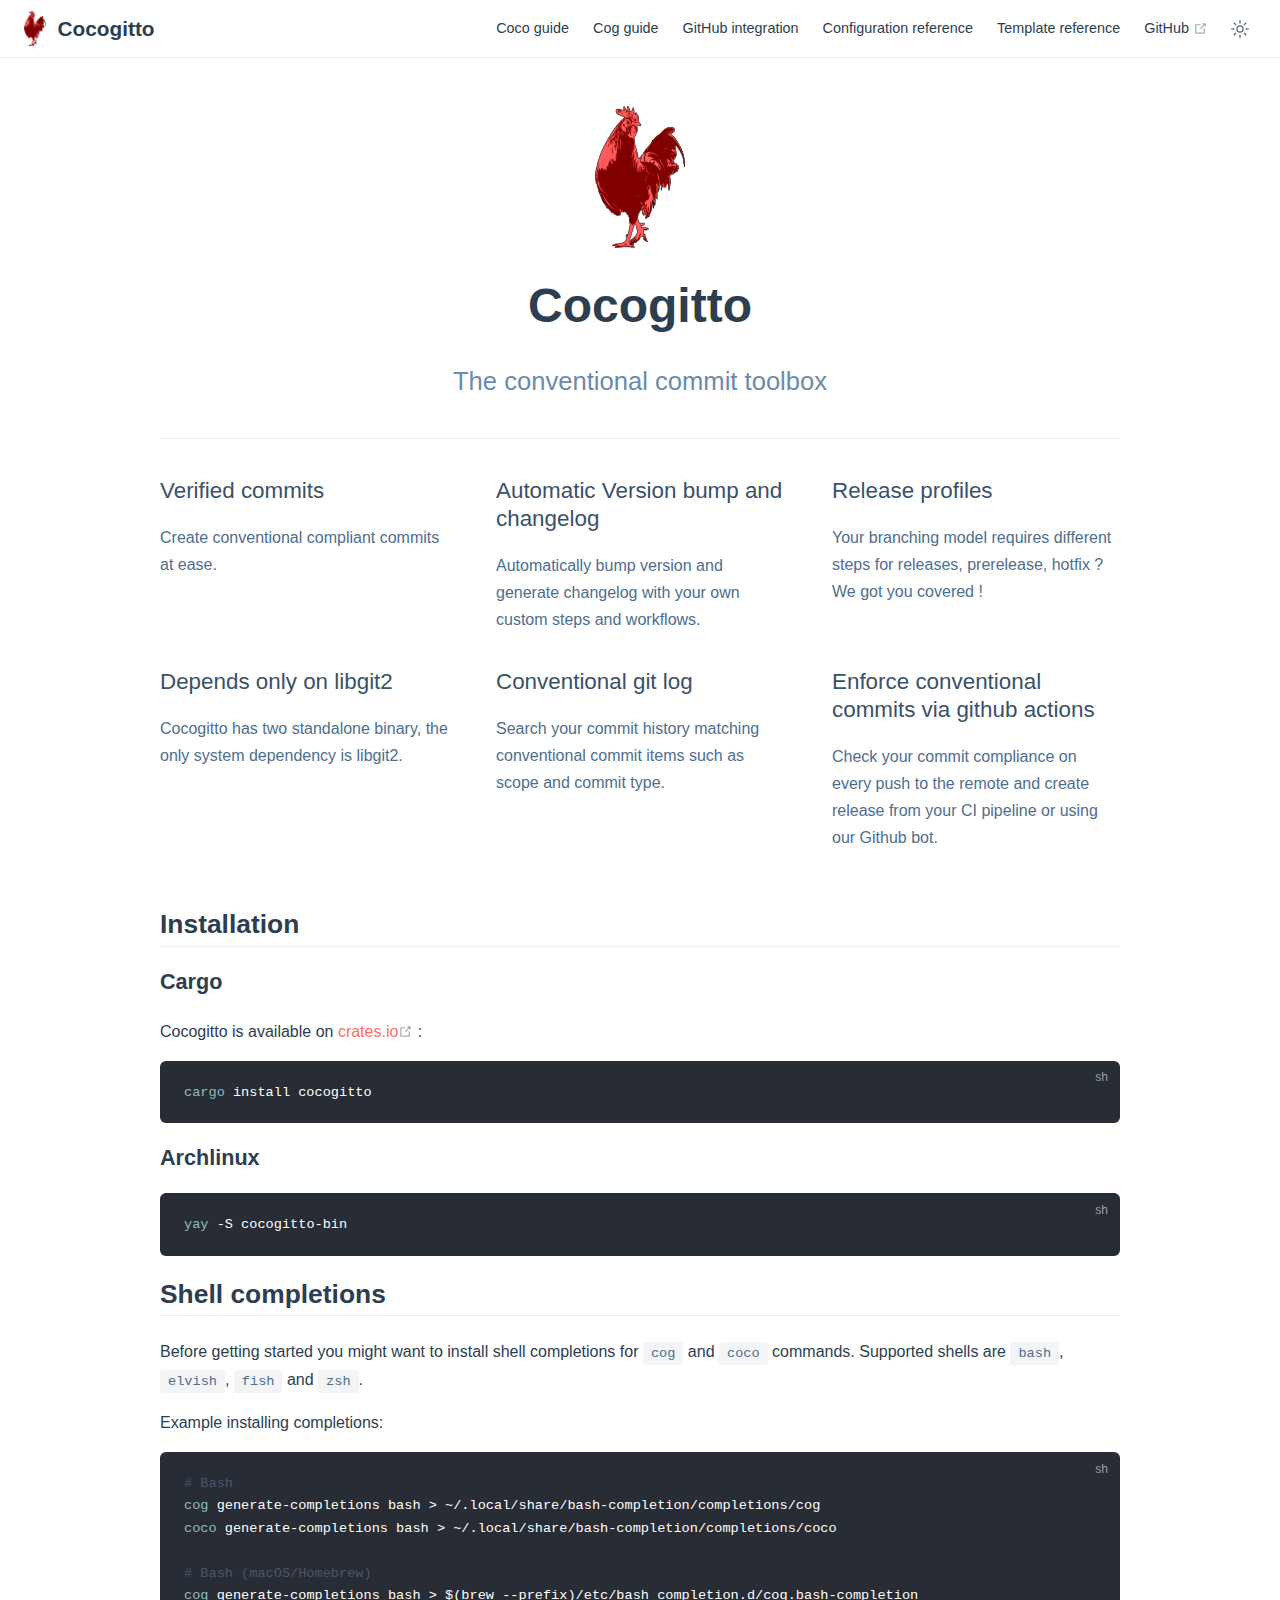
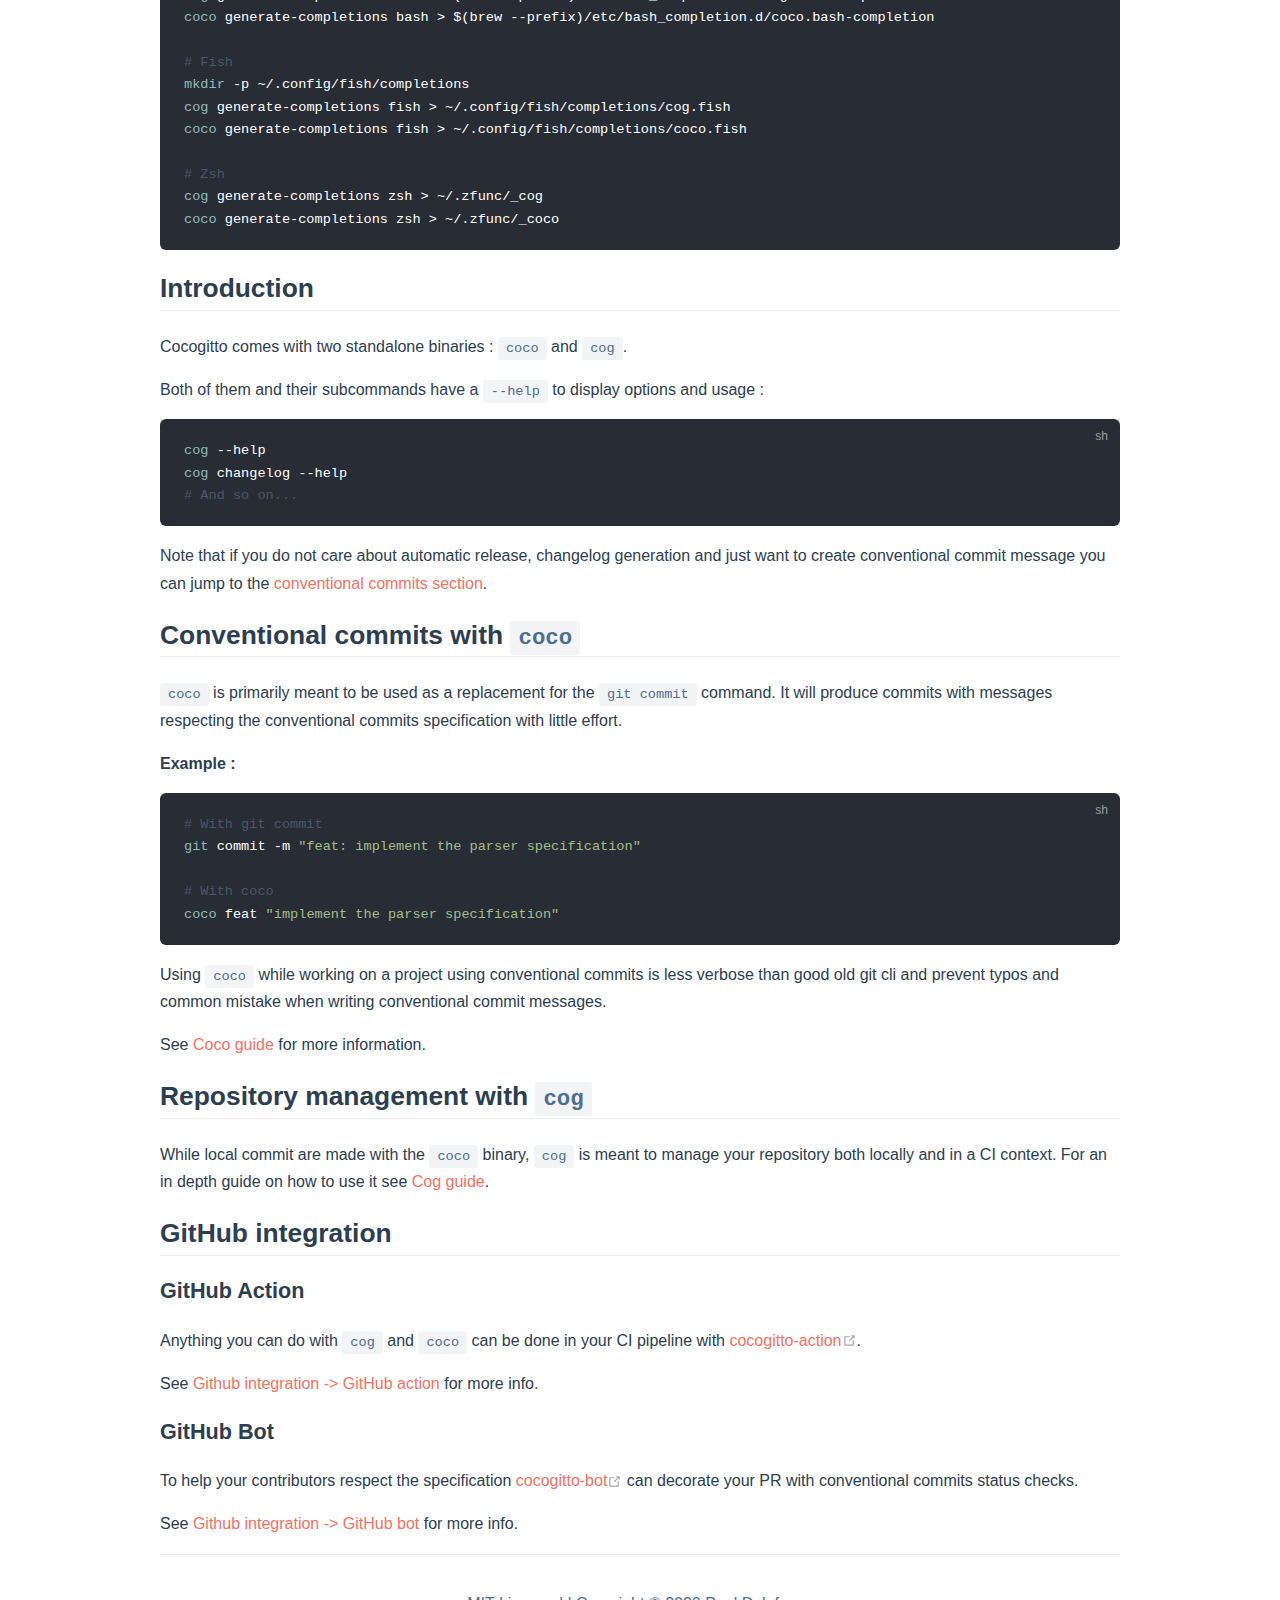
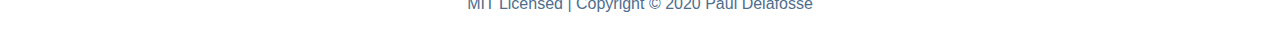
<file: index.html>
<!DOCTYPE html>
<html lang="en-US">
  <head>
    <meta charset="utf-8">
    <meta name="viewport" content="width=device-width,initial-scale=1">
    <meta name="generator" content="VuePress 2.0.0-beta.27">
    <meta name="theme-color" content="#f86b6a"><meta name="apple-mobile-web-app-capable" content="yes"><meta name="apple-mobile-web-app-status-bar-style" content="black"><meta property="og:title" content="Cocogitto"><meta property="og:image" content="https://docs.cocogitto.io/logo.png"><meta property="twitter:card" content="https://docs.cocogitto.io/logo.png"><meta property="og:description" content="The conventional commits toolbox"><meta property="og:width" content="100"><title>Cocogitto</title><meta name="description" content="">
    <link rel="preload" href="/assets/js/runtime~app.c4a68c03.js" as="script"><link rel="preload" href="/assets/css/styles.32e88525.css" as="style"><link rel="preload" href="/assets/js/812.4168a30e.js" as="script"><link rel="preload" href="/assets/js/app.94d14222.js" as="script">
    <link rel="stylesheet" href="/assets/css/styles.32e88525.css">
  </head>
  <body>
    <div id="app"><!--[--><div class="theme-container no-sidebar"><!--[--><header class="navbar"><div class="toggle-sidebar-button" title="toggle sidebar" aria-expanded="false" role="button" tabindex="0"><div class="icon" aria-hidden="true"><span></span><span></span><span></span></div></div><span><a aria-current="page" href="/" class="router-link-active router-link-exact-active"><!----><span class="site-name can-hide">Cocogitto</span></a></span><div class="navbar-links-wrapper" style=""><!--[--><!--]--><nav class="navbar-links can-hide"><!--[--><div class="navbar-links-item"><a href="/coco_guide/" class="nav-link" aria-label="Coco guide"><!--[--><!--]--> Coco guide <!--[--><!--]--></a></div><div class="navbar-links-item"><a href="/cog_guide/" class="nav-link" aria-label="Cog guide"><!--[--><!--]--> Cog guide <!--[--><!--]--></a></div><div class="navbar-links-item"><a href="/ci_cd/" class="nav-link" aria-label="GitHub integration"><!--[--><!--]--> GitHub integration <!--[--><!--]--></a></div><div class="navbar-links-item"><a href="/config/" class="nav-link" aria-label="Configuration reference"><!--[--><!--]--> Configuration reference <!--[--><!--]--></a></div><div class="navbar-links-item"><a href="/template/" class="nav-link" aria-label="Template reference"><!--[--><!--]--> Template reference <!--[--><!--]--></a></div><div class="navbar-links-item"><a class="nav-link external" href="https://github.com/cocogitto/cocogitto" rel="noopener noreferrer" target="_blank" aria-label="GitHub"><!--[--><!--]--> GitHub <span><svg class="icon outbound" xmlns="http://www.w3.org/2000/svg" aria-hidden="true" focusable="false" x="0px" y="0px" viewbox="0 0 100 100" width="15" height="15"><path fill="currentColor" d="M18.8,85.1h56l0,0c2.2,0,4-1.8,4-4v-32h-8v28h-48v-48h28v-8h-32l0,0c-2.2,0-4,1.8-4,4v56C14.8,83.3,16.6,85.1,18.8,85.1z"></path><polygon fill="currentColor" points="45.7,48.7 51.3,54.3 77.2,28.5 77.2,37.2 85.2,37.2 85.2,14.9 62.8,14.9 62.8,22.9 71.5,22.9"></polygon></svg><!--[--><span class="sr-only">open in new window</span><!--]--></span><!--[--><!--]--></a></div><!--]--></nav><!--[--><!--]--><button class="toggle-dark-button" title="toggle dark mode"><svg style="" class="icon" focusable="false" viewBox="0 0 32 32"><path d="M16 12.005a4 4 0 1 1-4 4a4.005 4.005 0 0 1 4-4m0-2a6 6 0 1 0 6 6a6 6 0 0 0-6-6z" fill="currentColor"></path><path d="M5.394 6.813l1.414-1.415l3.506 3.506L8.9 10.318z" fill="currentColor"></path><path d="M2 15.005h5v2H2z" fill="currentColor"></path><path d="M5.394 25.197L8.9 21.691l1.414 1.415l-3.506 3.505z" fill="currentColor"></path><path d="M15 25.005h2v5h-2z" fill="currentColor"></path><path d="M21.687 23.106l1.414-1.415l3.506 3.506l-1.414 1.414z" fill="currentColor"></path><path d="M25 15.005h5v2h-5z" fill="currentColor"></path><path d="M21.687 8.904l3.506-3.506l1.414 1.415l-3.506 3.505z" fill="currentColor"></path><path d="M15 2.005h2v5h-2z" fill="currentColor"></path></svg><svg style="display:none;" class="icon" focusable="false" viewBox="0 0 32 32"><path d="M13.502 5.414a15.075 15.075 0 0 0 11.594 18.194a11.113 11.113 0 0 1-7.975 3.39c-.138 0-.278.005-.418 0a11.094 11.094 0 0 1-3.2-21.584M14.98 3a1.002 1.002 0 0 0-.175.016a13.096 13.096 0 0 0 1.825 25.981c.164.006.328 0 .49 0a13.072 13.072 0 0 0 10.703-5.555a1.01 1.01 0 0 0-.783-1.565A13.08 13.08 0 0 1 15.89 4.38A1.015 1.015 0 0 0 14.98 3z" fill="currentColor"></path></svg></button><!----></div></header><!--]--><div class="sidebar-mask"></div><!--[--><aside class="sidebar"><nav class="navbar-links"><!--[--><div class="navbar-links-item"><a href="/coco_guide/" class="nav-link" aria-label="Coco guide"><!--[--><!--]--> Coco guide <!--[--><!--]--></a></div><div class="navbar-links-item"><a href="/cog_guide/" class="nav-link" aria-label="Cog guide"><!--[--><!--]--> Cog guide <!--[--><!--]--></a></div><div class="navbar-links-item"><a href="/ci_cd/" class="nav-link" aria-label="GitHub integration"><!--[--><!--]--> GitHub integration <!--[--><!--]--></a></div><div class="navbar-links-item"><a href="/config/" class="nav-link" aria-label="Configuration reference"><!--[--><!--]--> Configuration reference <!--[--><!--]--></a></div><div class="navbar-links-item"><a href="/template/" class="nav-link" aria-label="Template reference"><!--[--><!--]--> Template reference <!--[--><!--]--></a></div><div class="navbar-links-item"><a class="nav-link external" href="https://github.com/cocogitto/cocogitto" rel="noopener noreferrer" target="_blank" aria-label="GitHub"><!--[--><!--]--> GitHub <span><svg class="icon outbound" xmlns="http://www.w3.org/2000/svg" aria-hidden="true" focusable="false" x="0px" y="0px" viewbox="0 0 100 100" width="15" height="15"><path fill="currentColor" d="M18.8,85.1h56l0,0c2.2,0,4-1.8,4-4v-32h-8v28h-48v-48h28v-8h-32l0,0c-2.2,0-4,1.8-4,4v56C14.8,83.3,16.6,85.1,18.8,85.1z"></path><polygon fill="currentColor" points="45.7,48.7 51.3,54.3 77.2,28.5 77.2,37.2 85.2,37.2 85.2,14.9 62.8,14.9 62.8,22.9 71.5,22.9"></polygon></svg><!--[--><span class="sr-only">open in new window</span><!--]--></span><!--[--><!--]--></a></div><!--]--></nav><!--[--><!--]--><ul class="sidebar-links"><!--[--><!--]--></ul><!--[--><!--]--></aside><!--]--><!--[--><main class="home" aria-labelledby="main-title"><header class="hero"><img src="/logo.png" alt="Cocogitto"><h1 id="main-title">Cocogitto</h1><p class="description">The conventional commit toolbox</p><!----></header><div class="features"><!--[--><div class="feature"><h2>Verified commits️</h2><p>Create conventional compliant commits at ease.</p></div><div class="feature"><h2>Automatic Version bump and changelog</h2><p>Automatically bump version and generate changelog with your own custom steps and workflows.</p></div><div class="feature"><h2>Release profiles</h2><p>Your branching model requires different steps for releases, prerelease, hotfix ? We got you covered !</p></div><div class="feature"><h2>Depends only on libgit2</h2><p>Cocogitto has two standalone binary, the only system dependency is libgit2.</p></div><div class="feature"><h2>Conventional git log</h2><p>Search your commit history matching conventional commit items such as scope and commit type.</p></div><div class="feature"><h2>Enforce conventional commits via github actions</h2><p>Check your commit compliance on every push to the remote and create release from your CI pipeline or using our Github bot.</p></div><!--]--></div><div class="theme-default-content custom"><!--[--><h2 id="installation" tabindex="-1"><a class="header-anchor" href="#installation" aria-hidden="true">#</a> Installation</h2><h3 id="cargo" tabindex="-1"><a class="header-anchor" href="#cargo" aria-hidden="true">#</a> Cargo</h3><p>Cocogitto is available on <a href="https://crates.io/crates/cocogitto" target="_blank" rel="noopener noreferrer">crates.io<span><svg class="icon outbound" xmlns="http://www.w3.org/2000/svg" aria-hidden="true" focusable="false" x="0px" y="0px" viewbox="0 0 100 100" width="15" height="15"><path fill="currentColor" d="M18.8,85.1h56l0,0c2.2,0,4-1.8,4-4v-32h-8v28h-48v-48h28v-8h-32l0,0c-2.2,0-4,1.8-4,4v56C14.8,83.3,16.6,85.1,18.8,85.1z"></path><polygon fill="currentColor" points="45.7,48.7 51.3,54.3 77.2,28.5 77.2,37.2 85.2,37.2 85.2,14.9 62.8,14.9 62.8,22.9 71.5,22.9"></polygon></svg><!--[--><span class="sr-only">open in new window</span><!--]--></span></a> :</p><div class="language-bash ext-sh"><pre class="language-bash"><code><span class="hljs-built_in">cargo</span> install cocogitto
</code></pre></div><h3 id="archlinux" tabindex="-1"><a class="header-anchor" href="#archlinux" aria-hidden="true">#</a> Archlinux</h3><div class="language-bash ext-sh"><pre class="language-bash"><code><span class="hljs-built_in">yay</span> -S cocogitto-bin
</code></pre></div><h2 id="shell-completions" tabindex="-1"><a class="header-anchor" href="#shell-completions" aria-hidden="true">#</a> Shell completions</h2><p>Before getting started you might want to install shell completions for <code>cog</code> and <code>coco</code> commands. Supported shells are <code>bash</code>, <code>elvish</code>, <code>fish</code> and <code>zsh</code>.</p><p>Example installing completions:</p><div class="language-bash ext-sh"><pre class="language-bash"><code><span class="hljs-comment"># Bash</span>
<span class="hljs-built_in">cog</span> generate-completions bash &gt; ~/.local/share/bash-completion/completions/cog
<span class="hljs-built_in">coco</span> generate-completions bash &gt; ~/.local/share/bash-completion/completions/coco

<span class="hljs-comment"># Bash (macOS/Homebrew)</span>
<span class="hljs-built_in">cog</span> generate-completions bash &gt; $(brew --prefix)/etc/bash_completion.d/cog.bash-completion
<span class="hljs-built_in">coco</span> generate-completions bash &gt; $(brew --prefix)/etc/bash_completion.d/coco.bash-completion

<span class="hljs-comment"># Fish</span>
<span class="hljs-built_in">mkdir</span> -p ~/.config/fish/completions
<span class="hljs-built_in">cog</span> generate-completions fish &gt; ~/.config/fish/completions/cog.fish
<span class="hljs-built_in">coco</span> generate-completions fish &gt; ~/.config/fish/completions/coco.fish

<span class="hljs-comment"># Zsh</span>
<span class="hljs-built_in">cog</span> generate-completions zsh &gt; ~/.zfunc/_cog
<span class="hljs-built_in">coco</span> generate-completions zsh &gt; ~/.zfunc/_coco
</code></pre></div><h2 id="introduction" tabindex="-1"><a class="header-anchor" href="#introduction" aria-hidden="true">#</a> Introduction</h2><p>Cocogitto comes with two standalone binaries : <code>coco</code> and <code>cog</code>.</p><p>Both of them and their subcommands have a <code>--help</code> to display options and usage :</p><div class="language-bash ext-sh"><pre class="language-bash"><code><span class="hljs-built_in">cog</span> --help
<span class="hljs-built_in">cog</span> changelog --help
<span class="hljs-comment"># And so on...</span>
</code></pre></div><p>Note that if you do not care about automatic release, changelog generation and just want to create conventional commit message you can jump to the <a href="./coco_guide">conventional commits section</a>.</p><h2 id="conventional-commits-with-coco" tabindex="-1"><a class="header-anchor" href="#conventional-commits-with-coco" aria-hidden="true">#</a> Conventional commits with <code>coco</code></h2><p><code>coco</code> is primarily meant to be used as a replacement for the <code>git commit</code> command. It will produce commits with messages respecting the conventional commits specification with little effort.</p><p><strong>Example :</strong></p><div class="language-bash ext-sh"><pre class="language-bash"><code><span class="hljs-comment"># With git commit</span>
<span class="hljs-built_in">git</span> commit -m <span class="hljs-string">&quot;feat: implement the parser specification&quot;</span>

<span class="hljs-comment"># With coco</span>
<span class="hljs-built_in">coco</span> feat <span class="hljs-string">&quot;implement the parser specification&quot;</span>
</code></pre></div><p>Using <code>coco</code> while working on a project using conventional commits is less verbose than good old git cli and prevent typos and common mistake when writing conventional commit messages.</p><p>See <a href="./coco_guide">Coco guide</a> for more information.</p><h2 id="repository-management-with-cog" tabindex="-1"><a class="header-anchor" href="#repository-management-with-cog" aria-hidden="true">#</a> Repository management with <code>cog</code></h2><p>While local commit are made with the <code>coco</code> binary, <code>cog</code> is meant to manage your repository both locally and in a CI context. For an in depth guide on how to use it see <a href="./cog_guide">Cog guide</a>.</p><h2 id="github-integration" tabindex="-1"><a class="header-anchor" href="#github-integration" aria-hidden="true">#</a> GitHub integration</h2><h3 id="github-action" tabindex="-1"><a class="header-anchor" href="#github-action" aria-hidden="true">#</a> GitHub Action</h3><p>Anything you can do with <code>cog</code> and <code>coco</code> can be done in your CI pipeline with <a href="https://github.com/cocogitto/cocogitto-action" target="_blank" rel="noopener noreferrer">cocogitto-action<span><svg class="icon outbound" xmlns="http://www.w3.org/2000/svg" aria-hidden="true" focusable="false" x="0px" y="0px" viewbox="0 0 100 100" width="15" height="15"><path fill="currentColor" d="M18.8,85.1h56l0,0c2.2,0,4-1.8,4-4v-32h-8v28h-48v-48h28v-8h-32l0,0c-2.2,0-4,1.8-4,4v56C14.8,83.3,16.6,85.1,18.8,85.1z"></path><polygon fill="currentColor" points="45.7,48.7 51.3,54.3 77.2,28.5 77.2,37.2 85.2,37.2 85.2,14.9 62.8,14.9 62.8,22.9 71.5,22.9"></polygon></svg><!--[--><span class="sr-only">open in new window</span><!--]--></span></a>.</p><p>See <a href="/ci_cd/#github-action" class="">Github integration -&gt; GitHub action</a> for more info.</p><h3 id="github-bot" tabindex="-1"><a class="header-anchor" href="#github-bot" aria-hidden="true">#</a> GitHub Bot</h3><p>To help your contributors respect the specification <a href="https://github.com/apps/cocogitto-bot" target="_blank" rel="noopener noreferrer">cocogitto-bot<span><svg class="icon outbound" xmlns="http://www.w3.org/2000/svg" aria-hidden="true" focusable="false" x="0px" y="0px" viewbox="0 0 100 100" width="15" height="15"><path fill="currentColor" d="M18.8,85.1h56l0,0c2.2,0,4-1.8,4-4v-32h-8v28h-48v-48h28v-8h-32l0,0c-2.2,0-4,1.8-4,4v56C14.8,83.3,16.6,85.1,18.8,85.1z"></path><polygon fill="currentColor" points="45.7,48.7 51.3,54.3 77.2,28.5 77.2,37.2 85.2,37.2 85.2,14.9 62.8,14.9 62.8,22.9 71.5,22.9"></polygon></svg><!--[--><span class="sr-only">open in new window</span><!--]--></span></a> can decorate your PR with conventional commits status checks.</p><p>See <a href="/ci_cd/#github-action" class="">Github integration -&gt; GitHub bot</a> for more info.</p><!--]--></div><!--[--><div class="footer">MIT Licensed | Copyright © 2020 Paul Delafosse</div><!--]--></main><!--]--></div><!----><!--]--></div>
    <script src="/assets/js/runtime~app.c4a68c03.js" defer></script><script src="/assets/js/812.4168a30e.js" defer></script><script src="/assets/js/app.94d14222.js" defer></script>
  </body>
</html>
</file>
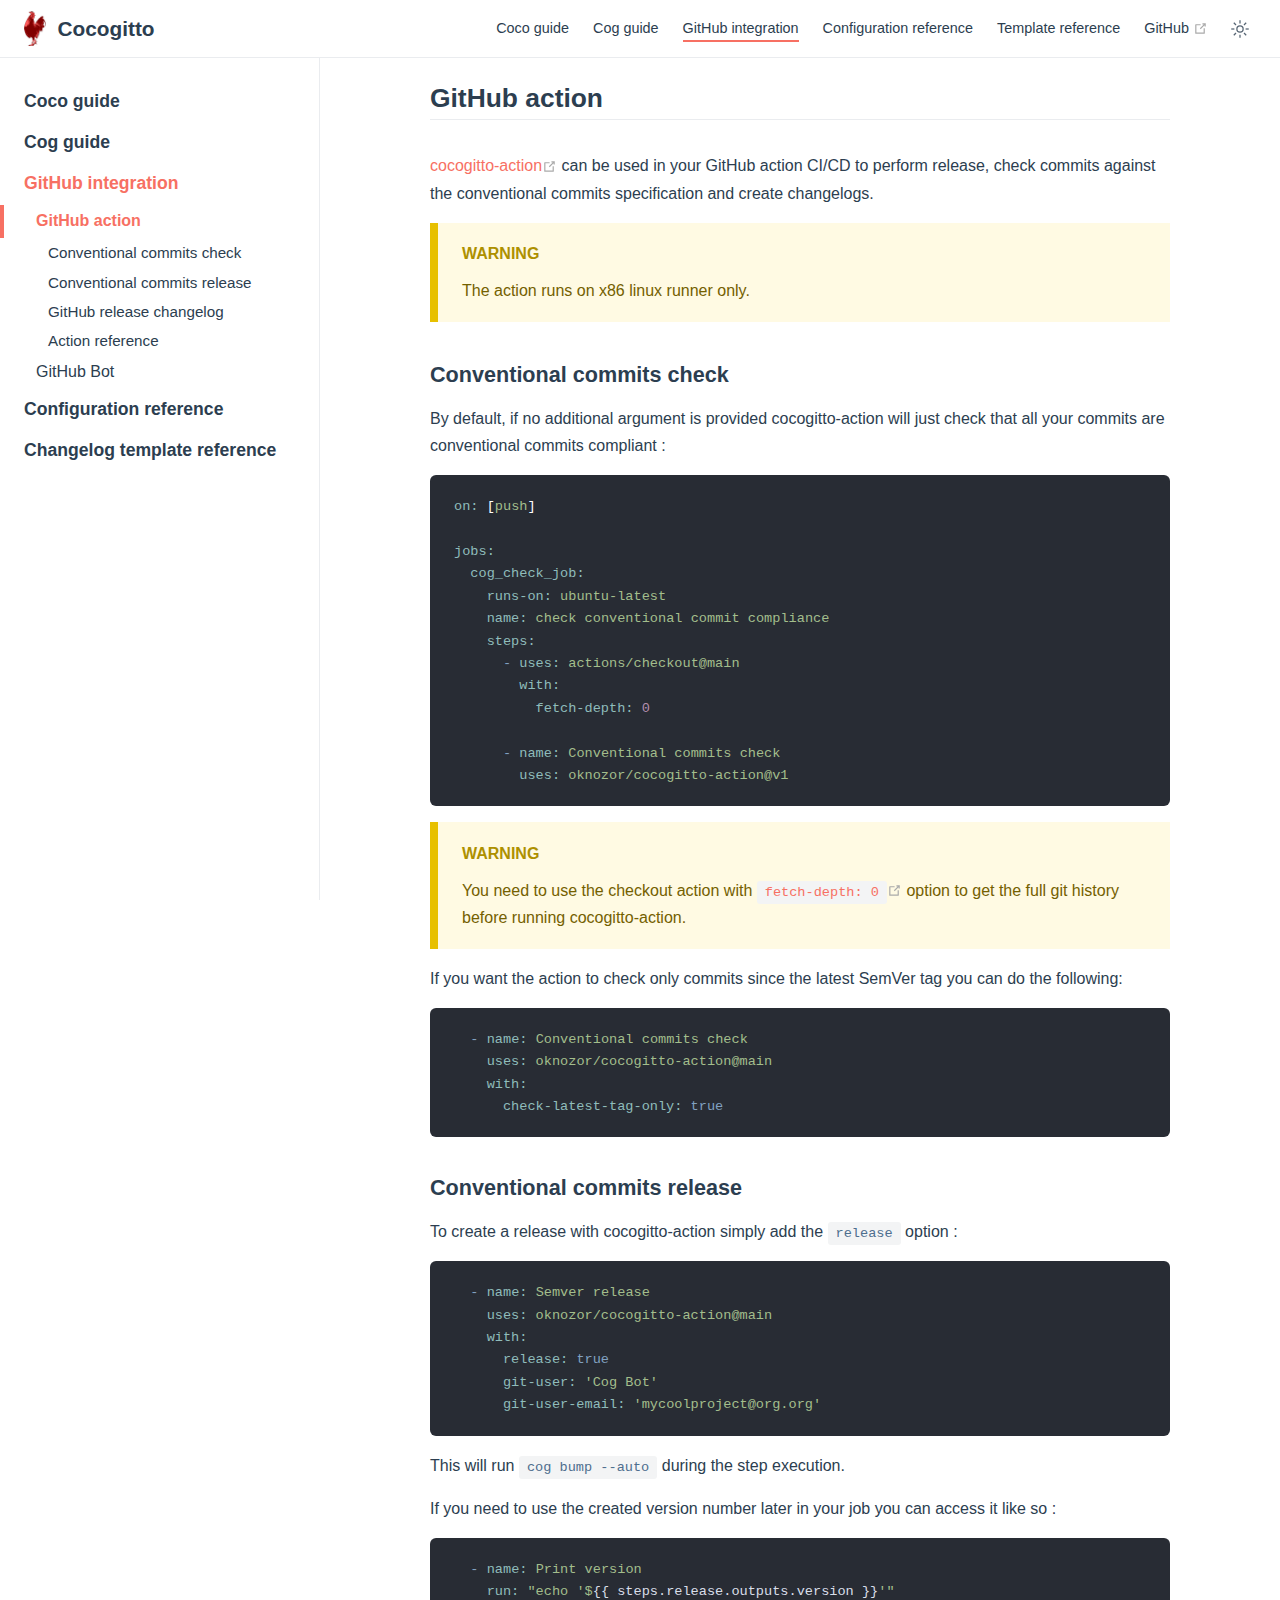
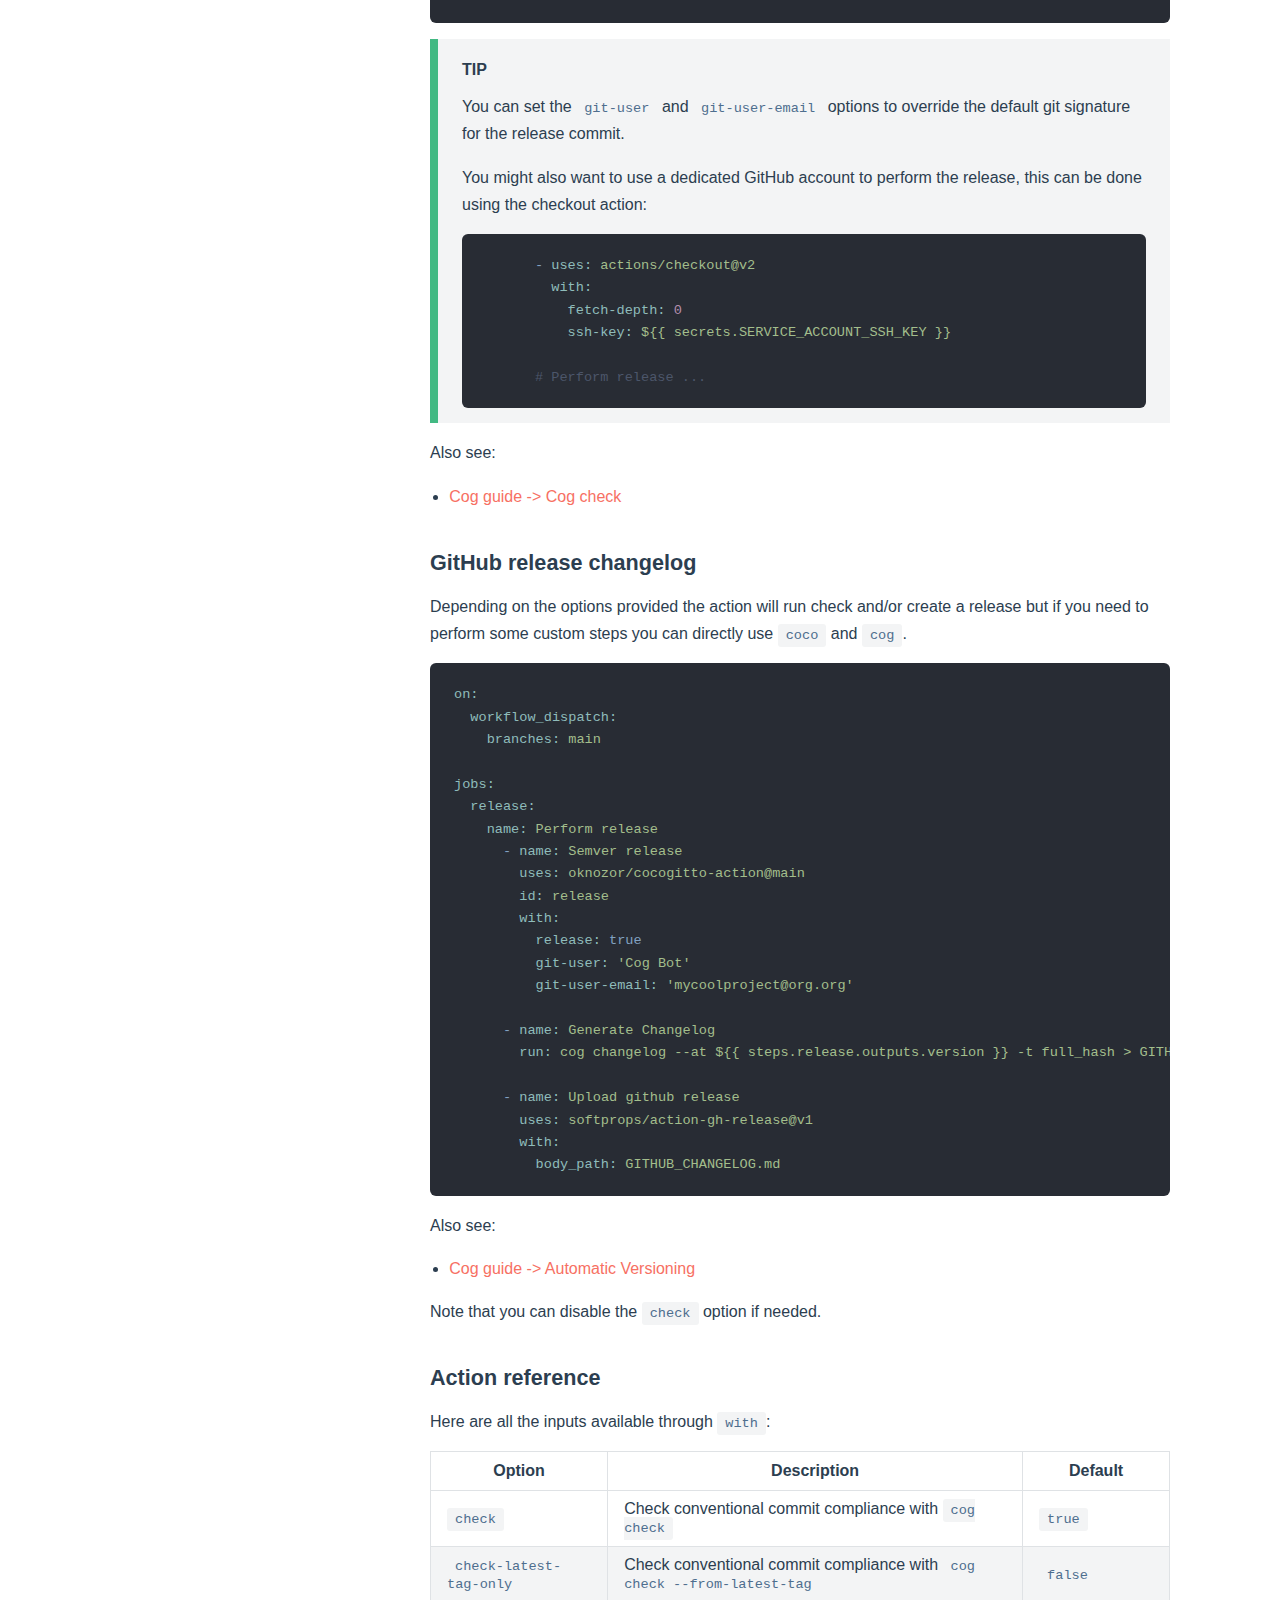
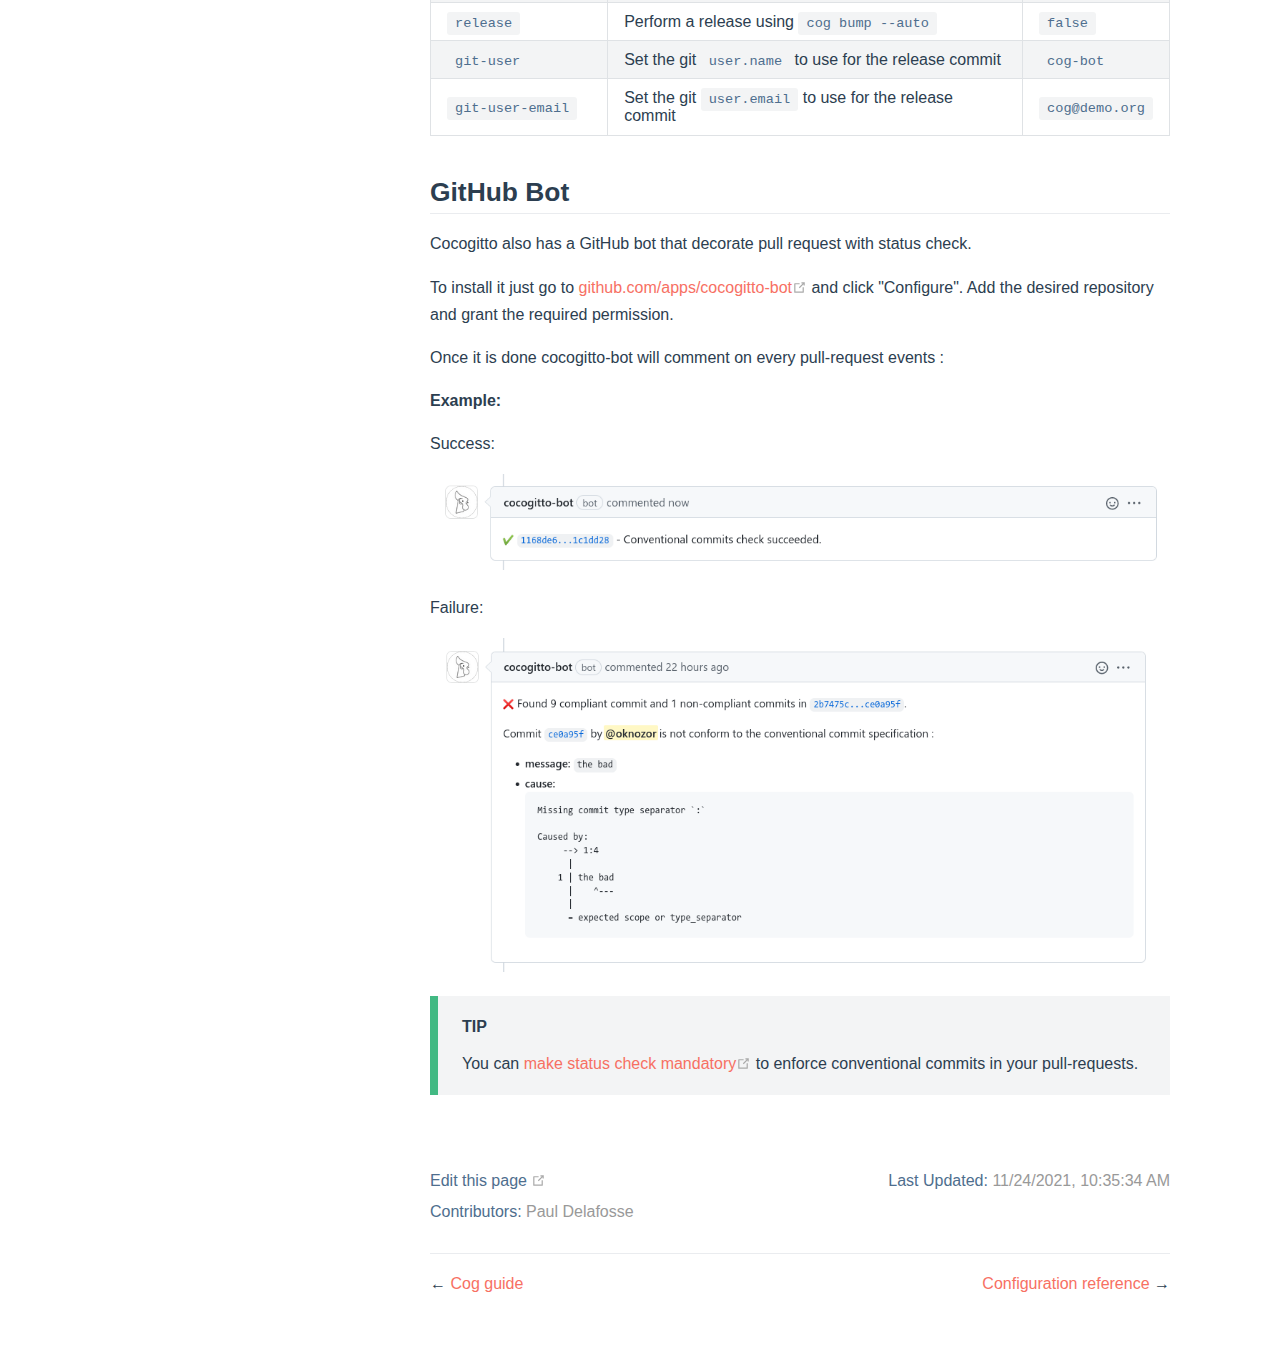
<file: ci_cd/index.html>
<!DOCTYPE html>
<html lang="en-US">
  <head>
    <meta charset="utf-8">
    <meta name="viewport" content="width=device-width,initial-scale=1">
    <meta name="generator" content="VuePress 2.0.0-beta.27">
    <meta name="theme-color" content="#f86b6a"><meta name="apple-mobile-web-app-capable" content="yes"><meta name="apple-mobile-web-app-status-bar-style" content="black"><meta property="og:title" content="Cocogitto"><meta property="og:image" content="https://docs.cocogitto.io/logo.png"><meta property="twitter:card" content="https://docs.cocogitto.io/logo.png"><meta property="og:description" content="The conventional commits toolbox"><meta property="og:width" content="100"><title>Cocogitto</title><meta name="description" content="">
    <link rel="preload" href="/assets/js/runtime~app.c4a68c03.js" as="script"><link rel="preload" href="/assets/css/styles.32e88525.css" as="style"><link rel="preload" href="/assets/js/812.4168a30e.js" as="script"><link rel="preload" href="/assets/js/app.94d14222.js" as="script">
    <link rel="stylesheet" href="/assets/css/styles.32e88525.css">
  </head>
  <body>
    <div id="app"><!--[--><div class="theme-container"><!--[--><header class="navbar"><div class="toggle-sidebar-button" title="toggle sidebar" aria-expanded="false" role="button" tabindex="0"><div class="icon" aria-hidden="true"><span></span><span></span><span></span></div></div><span><a href="/" class=""><!----><span class="site-name can-hide">Cocogitto</span></a></span><div class="navbar-links-wrapper" style=""><!--[--><!--]--><nav class="navbar-links can-hide"><!--[--><div class="navbar-links-item"><a href="/coco_guide/" class="nav-link" aria-label="Coco guide"><!--[--><!--]--> Coco guide <!--[--><!--]--></a></div><div class="navbar-links-item"><a href="/cog_guide/" class="nav-link" aria-label="Cog guide"><!--[--><!--]--> Cog guide <!--[--><!--]--></a></div><div class="navbar-links-item"><a aria-current="page" href="/ci_cd/" class="router-link-active router-link-exact-active nav-link router-link-active" aria-label="GitHub integration"><!--[--><!--]--> GitHub integration <!--[--><!--]--></a></div><div class="navbar-links-item"><a href="/config/" class="nav-link" aria-label="Configuration reference"><!--[--><!--]--> Configuration reference <!--[--><!--]--></a></div><div class="navbar-links-item"><a href="/template/" class="nav-link" aria-label="Template reference"><!--[--><!--]--> Template reference <!--[--><!--]--></a></div><div class="navbar-links-item"><a class="nav-link external" href="https://github.com/cocogitto/cocogitto" rel="noopener noreferrer" target="_blank" aria-label="GitHub"><!--[--><!--]--> GitHub <span><svg class="icon outbound" xmlns="http://www.w3.org/2000/svg" aria-hidden="true" focusable="false" x="0px" y="0px" viewbox="0 0 100 100" width="15" height="15"><path fill="currentColor" d="M18.8,85.1h56l0,0c2.2,0,4-1.8,4-4v-32h-8v28h-48v-48h28v-8h-32l0,0c-2.2,0-4,1.8-4,4v56C14.8,83.3,16.6,85.1,18.8,85.1z"></path><polygon fill="currentColor" points="45.7,48.7 51.3,54.3 77.2,28.5 77.2,37.2 85.2,37.2 85.2,14.9 62.8,14.9 62.8,22.9 71.5,22.9"></polygon></svg><!--[--><span class="sr-only">open in new window</span><!--]--></span><!--[--><!--]--></a></div><!--]--></nav><!--[--><!--]--><button class="toggle-dark-button" title="toggle dark mode"><svg style="" class="icon" focusable="false" viewBox="0 0 32 32"><path d="M16 12.005a4 4 0 1 1-4 4a4.005 4.005 0 0 1 4-4m0-2a6 6 0 1 0 6 6a6 6 0 0 0-6-6z" fill="currentColor"></path><path d="M5.394 6.813l1.414-1.415l3.506 3.506L8.9 10.318z" fill="currentColor"></path><path d="M2 15.005h5v2H2z" fill="currentColor"></path><path d="M5.394 25.197L8.9 21.691l1.414 1.415l-3.506 3.505z" fill="currentColor"></path><path d="M15 25.005h2v5h-2z" fill="currentColor"></path><path d="M21.687 23.106l1.414-1.415l3.506 3.506l-1.414 1.414z" fill="currentColor"></path><path d="M25 15.005h5v2h-5z" fill="currentColor"></path><path d="M21.687 8.904l3.506-3.506l1.414 1.415l-3.506 3.505z" fill="currentColor"></path><path d="M15 2.005h2v5h-2z" fill="currentColor"></path></svg><svg style="display:none;" class="icon" focusable="false" viewBox="0 0 32 32"><path d="M13.502 5.414a15.075 15.075 0 0 0 11.594 18.194a11.113 11.113 0 0 1-7.975 3.39c-.138 0-.278.005-.418 0a11.094 11.094 0 0 1-3.2-21.584M14.98 3a1.002 1.002 0 0 0-.175.016a13.096 13.096 0 0 0 1.825 25.981c.164.006.328 0 .49 0a13.072 13.072 0 0 0 10.703-5.555a1.01 1.01 0 0 0-.783-1.565A13.08 13.08 0 0 1 15.89 4.38A1.015 1.015 0 0 0 14.98 3z" fill="currentColor"></path></svg></button><!----></div></header><!--]--><div class="sidebar-mask"></div><!--[--><aside class="sidebar"><nav class="navbar-links"><!--[--><div class="navbar-links-item"><a href="/coco_guide/" class="nav-link" aria-label="Coco guide"><!--[--><!--]--> Coco guide <!--[--><!--]--></a></div><div class="navbar-links-item"><a href="/cog_guide/" class="nav-link" aria-label="Cog guide"><!--[--><!--]--> Cog guide <!--[--><!--]--></a></div><div class="navbar-links-item"><a aria-current="page" href="/ci_cd/" class="router-link-active router-link-exact-active nav-link router-link-active" aria-label="GitHub integration"><!--[--><!--]--> GitHub integration <!--[--><!--]--></a></div><div class="navbar-links-item"><a href="/config/" class="nav-link" aria-label="Configuration reference"><!--[--><!--]--> Configuration reference <!--[--><!--]--></a></div><div class="navbar-links-item"><a href="/template/" class="nav-link" aria-label="Template reference"><!--[--><!--]--> Template reference <!--[--><!--]--></a></div><div class="navbar-links-item"><a class="nav-link external" href="https://github.com/cocogitto/cocogitto" rel="noopener noreferrer" target="_blank" aria-label="GitHub"><!--[--><!--]--> GitHub <span><svg class="icon outbound" xmlns="http://www.w3.org/2000/svg" aria-hidden="true" focusable="false" x="0px" y="0px" viewbox="0 0 100 100" width="15" height="15"><path fill="currentColor" d="M18.8,85.1h56l0,0c2.2,0,4-1.8,4-4v-32h-8v28h-48v-48h28v-8h-32l0,0c-2.2,0-4,1.8-4,4v56C14.8,83.3,16.6,85.1,18.8,85.1z"></path><polygon fill="currentColor" points="45.7,48.7 51.3,54.3 77.2,28.5 77.2,37.2 85.2,37.2 85.2,14.9 62.8,14.9 62.8,22.9 71.5,22.9"></polygon></svg><!--[--><span class="sr-only">open in new window</span><!--]--></span><!--[--><!--]--></a></div><!--]--></nav><!--[--><!--]--><ul class="sidebar-links"><!--[--><!--[--><a href="/coco_guide/" class="nav-link sidebar-heading sidebar-item" aria-label="Coco guide"><!--[--><!--]--> Coco guide <!--[--><!--]--></a><!----><!--]--><!--[--><a href="/cog_guide/" class="nav-link sidebar-heading sidebar-item" aria-label="Cog guide"><!--[--><!--]--> Cog guide <!--[--><!--]--></a><!----><!--]--><!--[--><a aria-current="page" href="/ci_cd/" class="router-link-active router-link-exact-active nav-link router-link-active sidebar-heading sidebar-item active" aria-label="GitHub integration"><!--[--><!--]--> GitHub integration <!--[--><!--]--></a><ul class=""><li><!--[--><a aria-current="page" href="/ci_cd/#github-action" class="router-link-active router-link-exact-active nav-link sidebar-item" aria-label="GitHub action"><!--[--><!--]--> GitHub action <!--[--><!--]--></a><ul class="sidebar-sub-items"><li><!--[--><a aria-current="page" href="/ci_cd/#conventional-commits-check" class="router-link-active router-link-exact-active nav-link sidebar-item" aria-label="Conventional commits check"><!--[--><!--]--> Conventional commits check <!--[--><!--]--></a><!----><!--]--></li><li><!--[--><a aria-current="page" href="/ci_cd/#conventional-commits-release" class="router-link-active router-link-exact-active nav-link sidebar-item" aria-label="Conventional commits release"><!--[--><!--]--> Conventional commits release <!--[--><!--]--></a><!----><!--]--></li><li><!--[--><a aria-current="page" href="/ci_cd/#github-release-changelog" class="router-link-active router-link-exact-active nav-link sidebar-item" aria-label="GitHub release changelog"><!--[--><!--]--> GitHub release changelog <!--[--><!--]--></a><!----><!--]--></li><li><!--[--><a aria-current="page" href="/ci_cd/#action-reference" class="router-link-active router-link-exact-active nav-link sidebar-item" aria-label="Action reference"><!--[--><!--]--> Action reference <!--[--><!--]--></a><!----><!--]--></li></ul><!--]--></li><li><!--[--><a aria-current="page" href="/ci_cd/#github-bot" class="router-link-active router-link-exact-active nav-link sidebar-item" aria-label="GitHub Bot"><!--[--><!--]--> GitHub Bot <!--[--><!--]--></a><!----><!--]--></li></ul><!--]--><!--[--><a href="/config/" class="nav-link sidebar-heading sidebar-item" aria-label="Configuration reference"><!--[--><!--]--> Configuration reference <!--[--><!--]--></a><!----><!--]--><!--[--><a href="/template/" class="nav-link sidebar-heading sidebar-item" aria-label="Changelog template reference"><!--[--><!--]--> Changelog template reference <!--[--><!--]--></a><!----><!--]--><!--]--></ul><!--[--><!--]--></aside><!--]--><!--[--><main class="page"><!--[--><!--]--><div class="theme-default-content"><!--[--><h2 id="github-action" tabindex="-1"><a class="header-anchor" href="#github-action" aria-hidden="true">#</a> GitHub action</h2><p><a href="https://github.com/cocogitto/cocogitto-action" target="_blank" rel="noopener noreferrer">cocogitto-action<span><svg class="icon outbound" xmlns="http://www.w3.org/2000/svg" aria-hidden="true" focusable="false" x="0px" y="0px" viewbox="0 0 100 100" width="15" height="15"><path fill="currentColor" d="M18.8,85.1h56l0,0c2.2,0,4-1.8,4-4v-32h-8v28h-48v-48h28v-8h-32l0,0c-2.2,0-4,1.8-4,4v56C14.8,83.3,16.6,85.1,18.8,85.1z"></path><polygon fill="currentColor" points="45.7,48.7 51.3,54.3 77.2,28.5 77.2,37.2 85.2,37.2 85.2,14.9 62.8,14.9 62.8,22.9 71.5,22.9"></polygon></svg><!--[--><span class="sr-only">open in new window</span><!--]--></span></a> can be used in your GitHub action CI/CD to perform release, check commits against the conventional commits specification and create changelogs.</p><div class="custom-container warning"><p class="custom-container-title">WARNING</p><p>The action runs on x86 linux runner only.</p></div><h3 id="conventional-commits-check" tabindex="-1"><a class="header-anchor" href="#conventional-commits-check" aria-hidden="true">#</a> Conventional commits check</h3><p>By default, if no additional argument is provided cocogitto-action will just check that all your commits are conventional commits compliant :</p><div class="language-yaml ext-yml"><pre class="language-yaml"><code><span class="hljs-attr">on:</span> [<span class="hljs-string">push</span>]

<span class="hljs-attr">jobs:</span>
  <span class="hljs-attr">cog_check_job:</span>
    <span class="hljs-attr">runs-on:</span> <span class="hljs-string">ubuntu-latest</span>
    <span class="hljs-attr">name:</span> <span class="hljs-string">check</span> <span class="hljs-string">conventional</span> <span class="hljs-string">commit</span> <span class="hljs-string">compliance</span>
    <span class="hljs-attr">steps:</span>
      <span class="hljs-bullet">-</span> <span class="hljs-attr">uses:</span> <span class="hljs-string">actions/checkout@main</span>
        <span class="hljs-attr">with:</span>
          <span class="hljs-attr">fetch-depth:</span> <span class="hljs-number">0</span>

      <span class="hljs-bullet">-</span> <span class="hljs-attr">name:</span> <span class="hljs-string">Conventional</span> <span class="hljs-string">commits</span> <span class="hljs-string">check</span>
        <span class="hljs-attr">uses:</span> <span class="hljs-string">oknozor/cocogitto-action@v1</span>
</code></pre></div><div class="custom-container warning"><p class="custom-container-title">WARNING</p><p>You need to use the checkout action with <a href="https://github.com/actions/checkout#fetch-all-history-for-all-tags-and-branches" target="_blank" rel="noopener noreferrer"><code>fetch-depth: 0</code><span><svg class="icon outbound" xmlns="http://www.w3.org/2000/svg" aria-hidden="true" focusable="false" x="0px" y="0px" viewbox="0 0 100 100" width="15" height="15"><path fill="currentColor" d="M18.8,85.1h56l0,0c2.2,0,4-1.8,4-4v-32h-8v28h-48v-48h28v-8h-32l0,0c-2.2,0-4,1.8-4,4v56C14.8,83.3,16.6,85.1,18.8,85.1z"></path><polygon fill="currentColor" points="45.7,48.7 51.3,54.3 77.2,28.5 77.2,37.2 85.2,37.2 85.2,14.9 62.8,14.9 62.8,22.9 71.5,22.9"></polygon></svg><!--[--><span class="sr-only">open in new window</span><!--]--></span></a> option to get the full git history before running cocogitto-action.</p></div><p>If you want the action to check only commits since the latest SemVer tag you can do the following:</p><div class="language-yaml ext-yml"><pre class="language-yaml"><code>  <span class="hljs-bullet">-</span> <span class="hljs-attr">name:</span> <span class="hljs-string">Conventional</span> <span class="hljs-string">commits</span> <span class="hljs-string">check</span>
    <span class="hljs-attr">uses:</span> <span class="hljs-string">oknozor/cocogitto-action@main</span>
    <span class="hljs-attr">with:</span>
      <span class="hljs-attr">check-latest-tag-only:</span> <span class="hljs-literal">true</span>
</code></pre></div><h3 id="conventional-commits-release" tabindex="-1"><a class="header-anchor" href="#conventional-commits-release" aria-hidden="true">#</a> Conventional commits release</h3><p>To create a release with cocogitto-action simply add the <code>release</code> option :</p><div class="language-yaml ext-yml"><pre class="language-yaml"><code>  <span class="hljs-bullet">-</span> <span class="hljs-attr">name:</span> <span class="hljs-string">Semver</span> <span class="hljs-string">release</span>
    <span class="hljs-attr">uses:</span> <span class="hljs-string">oknozor/cocogitto-action@main</span>
    <span class="hljs-attr">with:</span>
      <span class="hljs-attr">release:</span> <span class="hljs-literal">true</span>
      <span class="hljs-attr">git-user:</span> <span class="hljs-string">&#39;Cog Bot&#39;</span>
      <span class="hljs-attr">git-user-email:</span> <span class="hljs-string">&#39;mycoolproject@org.org&#39;</span>
</code></pre></div><p>This will run <code>cog bump --auto</code> during the step execution.</p><p>If you need to use the created version number later in your job you can access it like so :</p><div class="language-yaml ext-yml"><pre class="language-yaml"><code>  <span class="hljs-bullet">-</span> <span class="hljs-attr">name:</span> <span class="hljs-string">Print</span> <span class="hljs-string">version</span>
    <span class="hljs-attr">run:</span> <span class="hljs-string">&quot;echo &#39;$<span class="hljs-template-variable">{{ steps.release.outputs.version }}</span>&#39;&quot;</span>
</code></pre></div><div class="custom-container tip"><p class="custom-container-title">TIP</p><p>You can set the <code>git-user</code> and <code>git-user-email</code> options to override the default git signature for the release commit.</p><p>You might also want to use a dedicated GitHub account to perform the release, this can be done using the checkout action:</p><div class="language-yaml ext-yml"><pre class="language-yaml"><code>      <span class="hljs-bullet">-</span> <span class="hljs-attr">uses:</span> <span class="hljs-string">actions/checkout@v2</span>
        <span class="hljs-attr">with:</span>
          <span class="hljs-attr">fetch-depth:</span> <span class="hljs-number">0</span>
          <span class="hljs-attr">ssh-key:</span> <span class="hljs-string">${{</span> <span class="hljs-string">secrets.SERVICE_ACCOUNT_SSH_KEY</span> <span class="hljs-string">}}</span>
          
      <span class="hljs-comment"># Perform release ... </span>
</code></pre></div></div><p>Also see:</p><ul><li><a href="/cog_guide/#check-commit-history" class="">Cog guide -&gt; Cog check</a></li></ul><h3 id="github-release-changelog" tabindex="-1"><a class="header-anchor" href="#github-release-changelog" aria-hidden="true">#</a> GitHub release changelog</h3><p>Depending on the options provided the action will run check and/or create a release but if you need to perform some custom steps you can directly use <code>coco</code> and <code>cog</code>.</p><div class="language-yaml ext-yml"><pre class="language-yaml"><code><span class="hljs-attr">on:</span>
  <span class="hljs-attr">workflow_dispatch:</span>
    <span class="hljs-attr">branches:</span> <span class="hljs-string">main</span>
    
<span class="hljs-attr">jobs:</span>
  <span class="hljs-attr">release:</span>
    <span class="hljs-attr">name:</span> <span class="hljs-string">Perform</span> <span class="hljs-string">release</span>
      <span class="hljs-bullet">-</span> <span class="hljs-attr">name:</span> <span class="hljs-string">Semver</span> <span class="hljs-string">release</span>
        <span class="hljs-attr">uses:</span> <span class="hljs-string">oknozor/cocogitto-action@main</span>
        <span class="hljs-attr">id:</span> <span class="hljs-string">release</span>
        <span class="hljs-attr">with:</span>
          <span class="hljs-attr">release:</span> <span class="hljs-literal">true</span>
          <span class="hljs-attr">git-user:</span> <span class="hljs-string">&#39;Cog Bot&#39;</span>
          <span class="hljs-attr">git-user-email:</span> <span class="hljs-string">&#39;mycoolproject@org.org&#39;</span>

      <span class="hljs-bullet">-</span> <span class="hljs-attr">name:</span> <span class="hljs-string">Generate</span> <span class="hljs-string">Changelog</span>
        <span class="hljs-attr">run:</span> <span class="hljs-string">cog</span> <span class="hljs-string">changelog</span> <span class="hljs-string">--at</span> <span class="hljs-string">${{</span> <span class="hljs-string">steps.release.outputs.version</span> <span class="hljs-string">}}</span> <span class="hljs-string">-t</span> <span class="hljs-string">full_hash</span> <span class="hljs-string">&gt;</span> <span class="hljs-string">GITHUB_CHANGELOG.md</span>

      <span class="hljs-bullet">-</span> <span class="hljs-attr">name:</span> <span class="hljs-string">Upload</span> <span class="hljs-string">github</span> <span class="hljs-string">release</span>
        <span class="hljs-attr">uses:</span> <span class="hljs-string">softprops/action-gh-release@v1</span>
        <span class="hljs-attr">with:</span>
          <span class="hljs-attr">body_path:</span> <span class="hljs-string">GITHUB_CHANGELOG.md</span>
</code></pre></div><p>Also see:</p><ul><li><a href="/cog_guide/#auto-bump" class="">Cog guide -&gt; Automatic Versioning</a></li></ul><p>Note that you can disable the <code>check</code> option if needed.</p><h3 id="action-reference" tabindex="-1"><a class="header-anchor" href="#action-reference" aria-hidden="true">#</a> Action reference</h3><p>Here are all the inputs available through <code>with</code>:</p><table><thead><tr><th>Option</th><th>Description</th><th>Default</th></tr></thead><tbody><tr><td><code>check</code></td><td>Check conventional commit compliance with <code>cog check</code></td><td><code>true</code></td></tr><tr><td><code>check-latest-tag-only</code></td><td>Check conventional commit compliance with <code>cog check --from-latest-tag</code></td><td><code>false</code></td></tr><tr><td><code>release</code></td><td>Perform a release using <code>cog bump --auto</code></td><td><code>false</code></td></tr><tr><td><code>git-user</code></td><td>Set the git <code>user.name</code> to use for the release commit</td><td><code>cog-bot</code></td></tr><tr><td><code>git-user-email</code></td><td>Set the git <code>user.email</code> to use for the release commit</td><td><code>cog@demo.org</code></td></tr></tbody></table><h2 id="github-bot" tabindex="-1"><a class="header-anchor" href="#github-bot" aria-hidden="true">#</a> GitHub Bot</h2><p>Cocogitto also has a GitHub bot that decorate pull request with status check.</p><p>To install it just go to <a href="https://github.com/apps/cocogitto-bot" target="_blank" rel="noopener noreferrer">github.com/apps/cocogitto-bot<span><svg class="icon outbound" xmlns="http://www.w3.org/2000/svg" aria-hidden="true" focusable="false" x="0px" y="0px" viewbox="0 0 100 100" width="15" height="15"><path fill="currentColor" d="M18.8,85.1h56l0,0c2.2,0,4-1.8,4-4v-32h-8v28h-48v-48h28v-8h-32l0,0c-2.2,0-4,1.8-4,4v56C14.8,83.3,16.6,85.1,18.8,85.1z"></path><polygon fill="currentColor" points="45.7,48.7 51.3,54.3 77.2,28.5 77.2,37.2 85.2,37.2 85.2,14.9 62.8,14.9 62.8,22.9 71.5,22.9"></polygon></svg><!--[--><span class="sr-only">open in new window</span><!--]--></span></a> and click &quot;Configure&quot;. Add the desired repository and grant the required permission.</p><p>Once it is done cocogitto-bot will comment on every pull-request events :</p><p><strong>Example:</strong></p><p>Success:</p><p><img src="/assets/img/cog-bot-ok.6c0fcbae.png" alt="cocogitto bot success example"></p><p>Failure:</p><p><img src="/assets/img/cog-bot-ko.2d58799a.png" alt="cocogitto bot failure example"></p><div class="custom-container tip"><p class="custom-container-title">TIP</p><p>You can <a href="https://docs.github.com/en/repositories/configuring-branches-and-merges-in-your-repository/defining-the-mergeability-of-pull-requests/troubleshooting-required-status-checks" target="_blank" rel="noopener noreferrer">make status check mandatory<span><svg class="icon outbound" xmlns="http://www.w3.org/2000/svg" aria-hidden="true" focusable="false" x="0px" y="0px" viewbox="0 0 100 100" width="15" height="15"><path fill="currentColor" d="M18.8,85.1h56l0,0c2.2,0,4-1.8,4-4v-32h-8v28h-48v-48h28v-8h-32l0,0c-2.2,0-4,1.8-4,4v56C14.8,83.3,16.6,85.1,18.8,85.1z"></path><polygon fill="currentColor" points="45.7,48.7 51.3,54.3 77.2,28.5 77.2,37.2 85.2,37.2 85.2,14.9 62.8,14.9 62.8,22.9 71.5,22.9"></polygon></svg><!--[--><span class="sr-only">open in new window</span><!--]--></span></a> to enforce conventional commits in your pull-requests.</p></div><!--]--></div><footer class="page-meta"><div class="meta-item edit-link"><a class="nav-link external meta-item-label" href="https://github.com/cocogitto/website/edit/main/src/ci_cd/README.md" rel="noopener noreferrer" target="_blank" aria-label="Edit this page"><!--[--><!--]--> Edit this page <span><svg class="icon outbound" xmlns="http://www.w3.org/2000/svg" aria-hidden="true" focusable="false" x="0px" y="0px" viewbox="0 0 100 100" width="15" height="15"><path fill="currentColor" d="M18.8,85.1h56l0,0c2.2,0,4-1.8,4-4v-32h-8v28h-48v-48h28v-8h-32l0,0c-2.2,0-4,1.8-4,4v56C14.8,83.3,16.6,85.1,18.8,85.1z"></path><polygon fill="currentColor" points="45.7,48.7 51.3,54.3 77.2,28.5 77.2,37.2 85.2,37.2 85.2,14.9 62.8,14.9 62.8,22.9 71.5,22.9"></polygon></svg><!--[--><span class="sr-only">open in new window</span><!--]--></span><!--[--><!--]--></a></div><div class="meta-item last-updated"><span class="meta-item-label">Last Updated: </span><span class="meta-item-info">11/24/2021, 10:35:34 AM</span></div><div class="meta-item contributors"><span class="meta-item-label">Contributors: </span><span class="meta-item-info"><!--[--><!--[--><span class="contributor" title="email: paul.delafosse@protonmail.com">Paul Delafosse</span><!----><!--]--><!--]--></span></div></footer><nav class="page-nav"><p class="inner"><span class="prev"> ← <a href="/cog_guide/" class="nav-link" aria-label="Cog guide"><!--[--><!--]--> Cog guide <!--[--><!--]--></a></span><span class="next"><a href="/config/" class="nav-link" aria-label="Configuration reference"><!--[--><!--]--> Configuration reference <!--[--><!--]--></a> → </span></p></nav><!--[--><!--]--></main><!--]--></div><!----><!--]--></div>
    <script src="/assets/js/runtime~app.c4a68c03.js" defer></script><script src="/assets/js/812.4168a30e.js" defer></script><script src="/assets/js/app.94d14222.js" defer></script>
  </body>
</html>
</file>
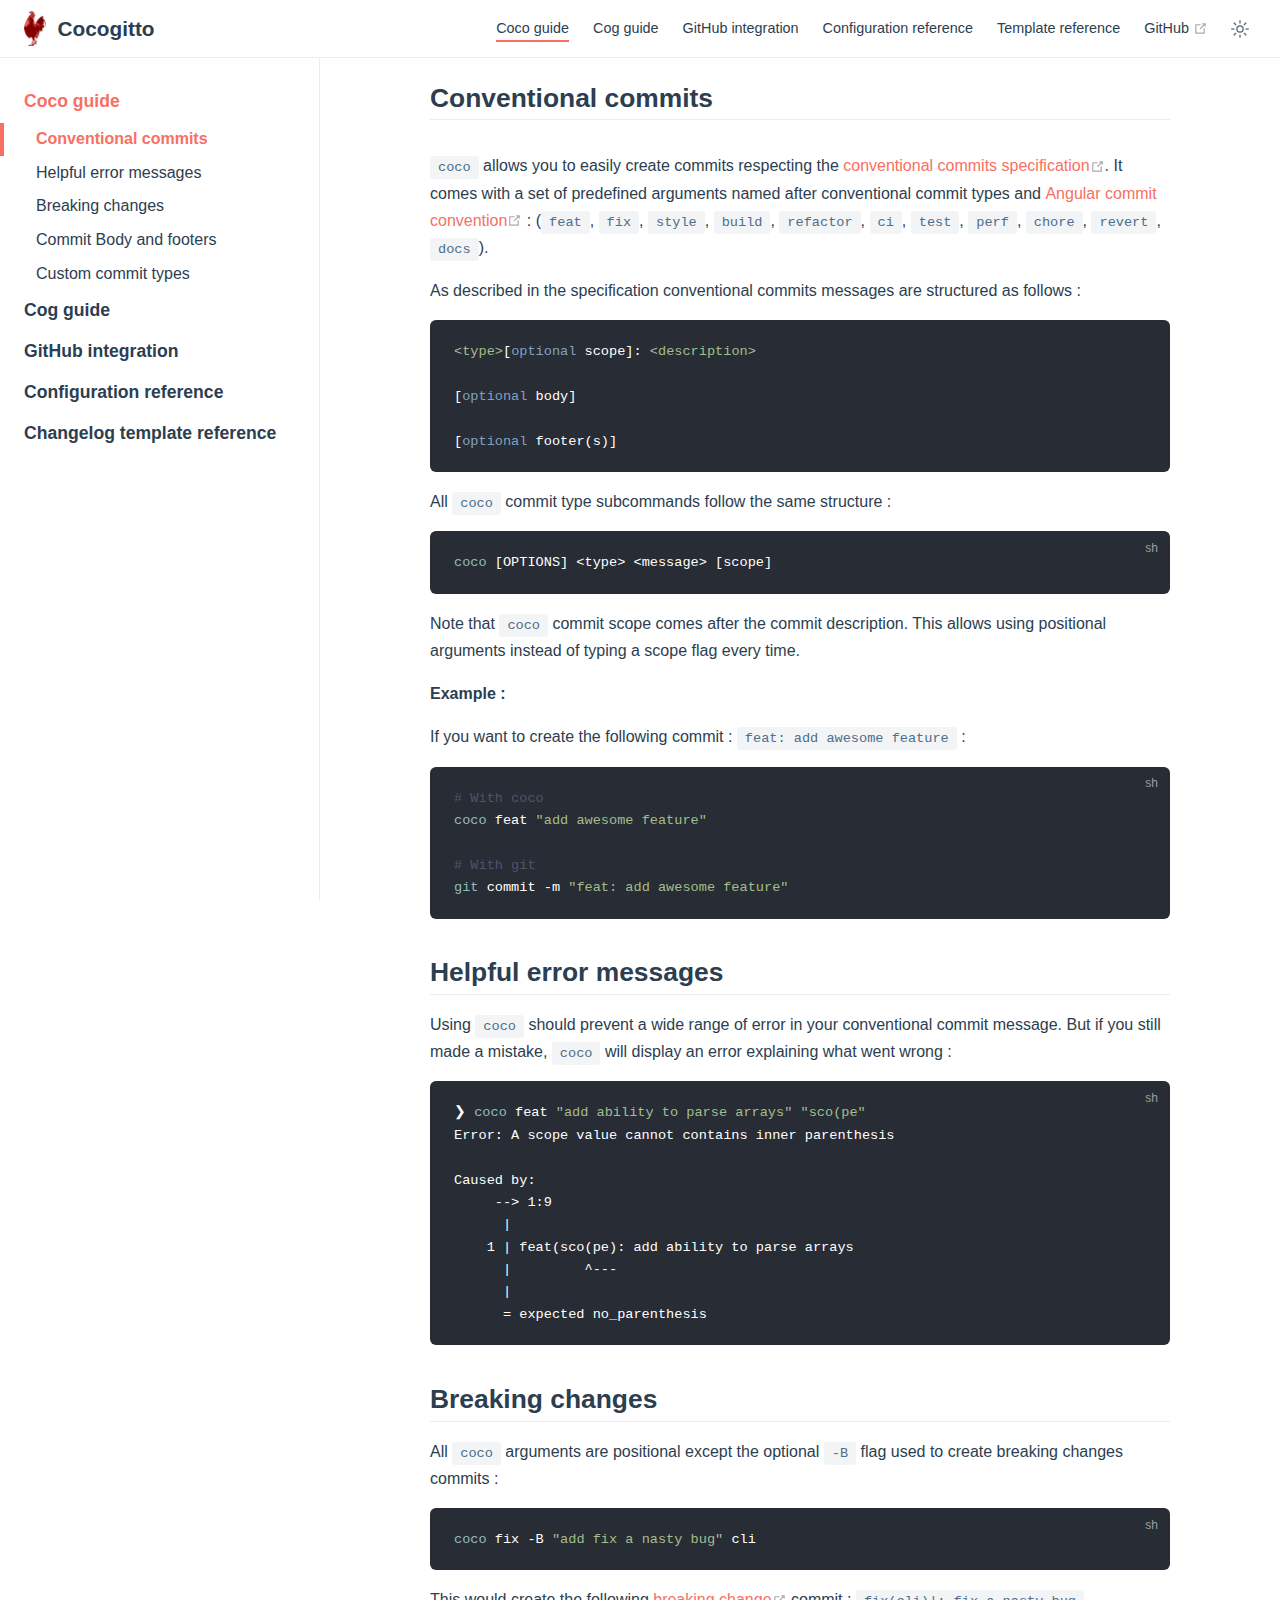
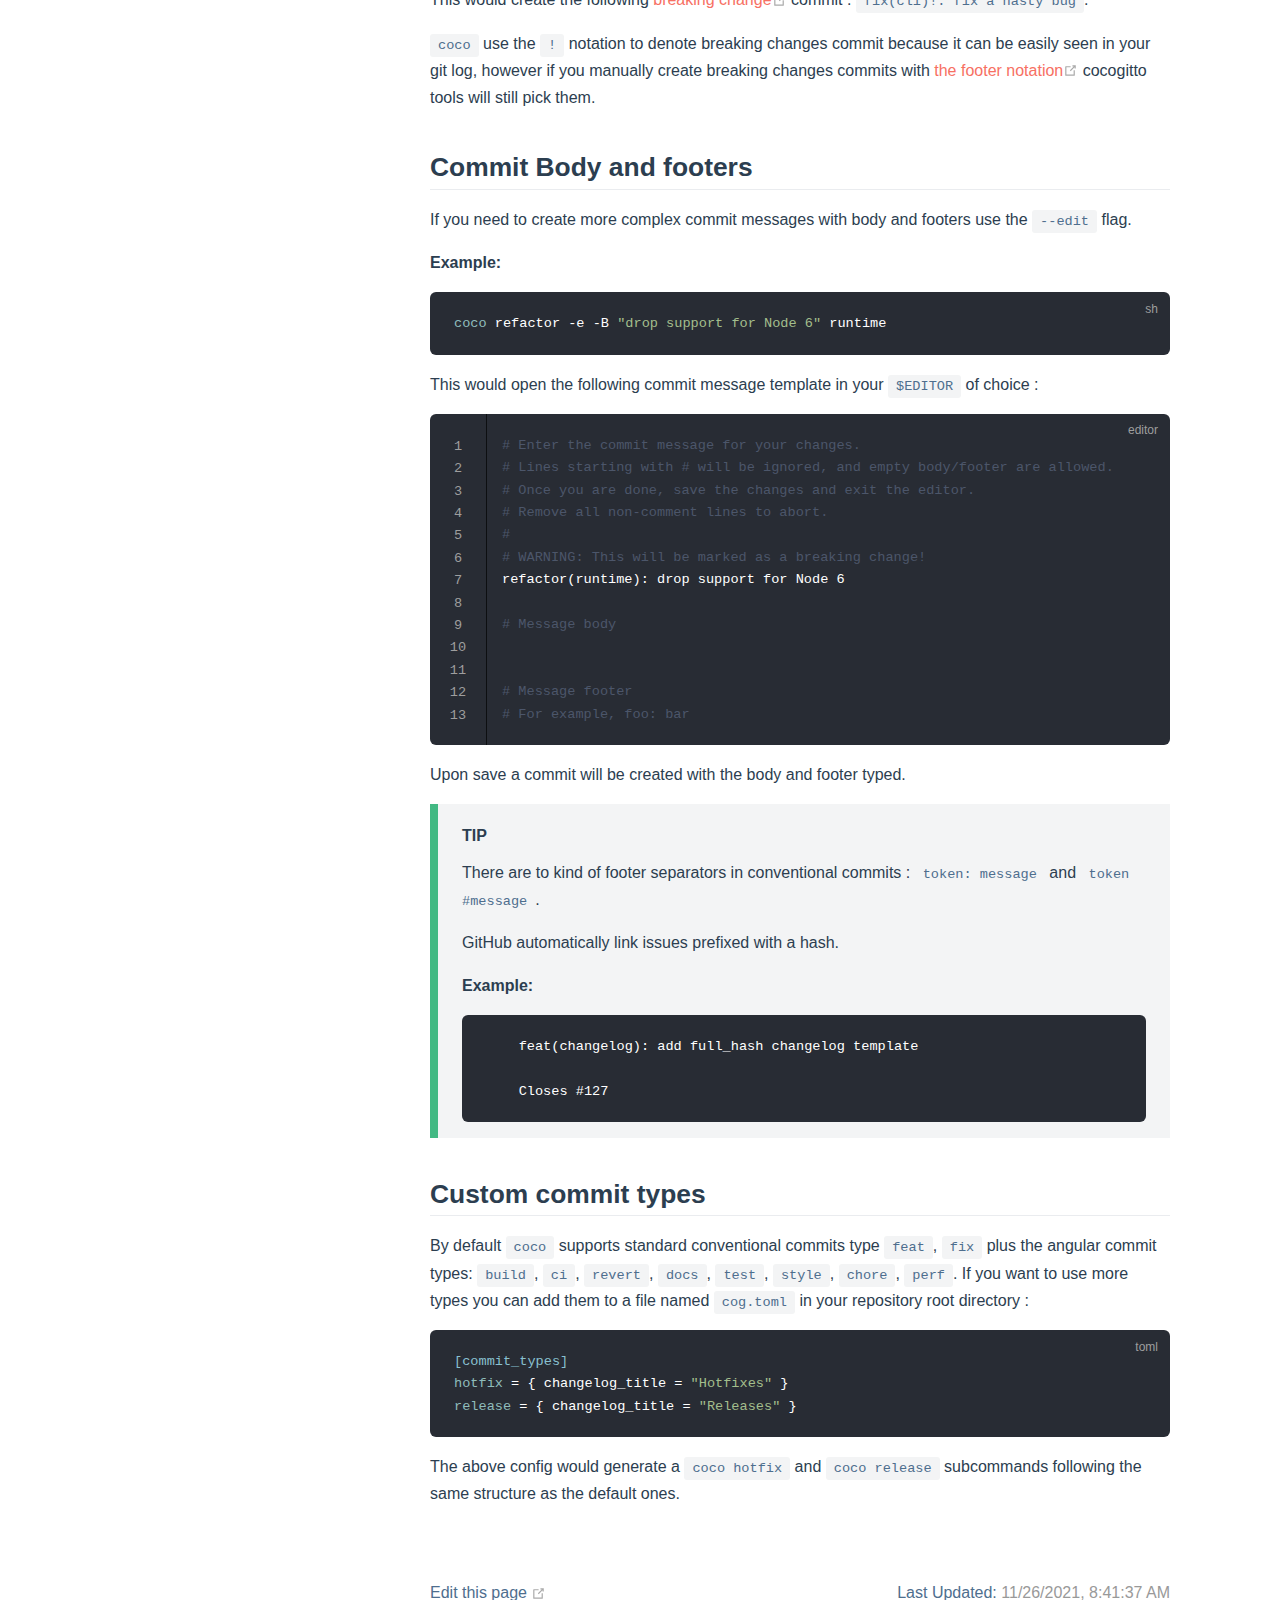
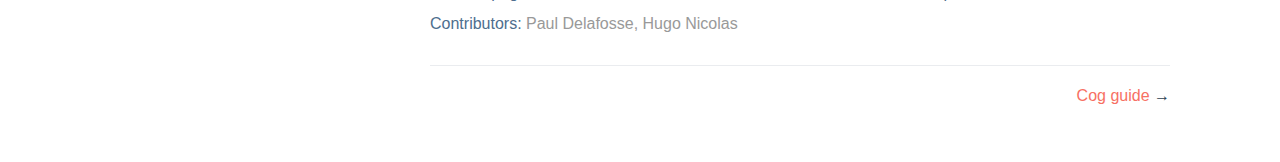
<file: coco_guide/index.html>
<!DOCTYPE html>
<html lang="en-US">
  <head>
    <meta charset="utf-8">
    <meta name="viewport" content="width=device-width,initial-scale=1">
    <meta name="generator" content="VuePress 2.0.0-beta.27">
    <meta name="theme-color" content="#f86b6a"><meta name="apple-mobile-web-app-capable" content="yes"><meta name="apple-mobile-web-app-status-bar-style" content="black"><meta property="og:title" content="Cocogitto"><meta property="og:image" content="https://docs.cocogitto.io/logo.png"><meta property="twitter:card" content="https://docs.cocogitto.io/logo.png"><meta property="og:description" content="The conventional commits toolbox"><meta property="og:width" content="100"><title>Cocogitto</title><meta name="description" content="">
    <link rel="preload" href="/assets/js/runtime~app.c4a68c03.js" as="script"><link rel="preload" href="/assets/css/styles.32e88525.css" as="style"><link rel="preload" href="/assets/js/812.4168a30e.js" as="script"><link rel="preload" href="/assets/js/app.94d14222.js" as="script">
    <link rel="stylesheet" href="/assets/css/styles.32e88525.css">
  </head>
  <body>
    <div id="app"><!--[--><div class="theme-container"><!--[--><header class="navbar"><div class="toggle-sidebar-button" title="toggle sidebar" aria-expanded="false" role="button" tabindex="0"><div class="icon" aria-hidden="true"><span></span><span></span><span></span></div></div><span><a href="/" class=""><!----><span class="site-name can-hide">Cocogitto</span></a></span><div class="navbar-links-wrapper" style=""><!--[--><!--]--><nav class="navbar-links can-hide"><!--[--><div class="navbar-links-item"><a aria-current="page" href="/coco_guide/" class="router-link-active router-link-exact-active nav-link router-link-active" aria-label="Coco guide"><!--[--><!--]--> Coco guide <!--[--><!--]--></a></div><div class="navbar-links-item"><a href="/cog_guide/" class="nav-link" aria-label="Cog guide"><!--[--><!--]--> Cog guide <!--[--><!--]--></a></div><div class="navbar-links-item"><a href="/ci_cd/" class="nav-link" aria-label="GitHub integration"><!--[--><!--]--> GitHub integration <!--[--><!--]--></a></div><div class="navbar-links-item"><a href="/config/" class="nav-link" aria-label="Configuration reference"><!--[--><!--]--> Configuration reference <!--[--><!--]--></a></div><div class="navbar-links-item"><a href="/template/" class="nav-link" aria-label="Template reference"><!--[--><!--]--> Template reference <!--[--><!--]--></a></div><div class="navbar-links-item"><a class="nav-link external" href="https://github.com/cocogitto/cocogitto" rel="noopener noreferrer" target="_blank" aria-label="GitHub"><!--[--><!--]--> GitHub <span><svg class="icon outbound" xmlns="http://www.w3.org/2000/svg" aria-hidden="true" focusable="false" x="0px" y="0px" viewbox="0 0 100 100" width="15" height="15"><path fill="currentColor" d="M18.8,85.1h56l0,0c2.2,0,4-1.8,4-4v-32h-8v28h-48v-48h28v-8h-32l0,0c-2.2,0-4,1.8-4,4v56C14.8,83.3,16.6,85.1,18.8,85.1z"></path><polygon fill="currentColor" points="45.7,48.7 51.3,54.3 77.2,28.5 77.2,37.2 85.2,37.2 85.2,14.9 62.8,14.9 62.8,22.9 71.5,22.9"></polygon></svg><!--[--><span class="sr-only">open in new window</span><!--]--></span><!--[--><!--]--></a></div><!--]--></nav><!--[--><!--]--><button class="toggle-dark-button" title="toggle dark mode"><svg style="" class="icon" focusable="false" viewBox="0 0 32 32"><path d="M16 12.005a4 4 0 1 1-4 4a4.005 4.005 0 0 1 4-4m0-2a6 6 0 1 0 6 6a6 6 0 0 0-6-6z" fill="currentColor"></path><path d="M5.394 6.813l1.414-1.415l3.506 3.506L8.9 10.318z" fill="currentColor"></path><path d="M2 15.005h5v2H2z" fill="currentColor"></path><path d="M5.394 25.197L8.9 21.691l1.414 1.415l-3.506 3.505z" fill="currentColor"></path><path d="M15 25.005h2v5h-2z" fill="currentColor"></path><path d="M21.687 23.106l1.414-1.415l3.506 3.506l-1.414 1.414z" fill="currentColor"></path><path d="M25 15.005h5v2h-5z" fill="currentColor"></path><path d="M21.687 8.904l3.506-3.506l1.414 1.415l-3.506 3.505z" fill="currentColor"></path><path d="M15 2.005h2v5h-2z" fill="currentColor"></path></svg><svg style="display:none;" class="icon" focusable="false" viewBox="0 0 32 32"><path d="M13.502 5.414a15.075 15.075 0 0 0 11.594 18.194a11.113 11.113 0 0 1-7.975 3.39c-.138 0-.278.005-.418 0a11.094 11.094 0 0 1-3.2-21.584M14.98 3a1.002 1.002 0 0 0-.175.016a13.096 13.096 0 0 0 1.825 25.981c.164.006.328 0 .49 0a13.072 13.072 0 0 0 10.703-5.555a1.01 1.01 0 0 0-.783-1.565A13.08 13.08 0 0 1 15.89 4.38A1.015 1.015 0 0 0 14.98 3z" fill="currentColor"></path></svg></button><!----></div></header><!--]--><div class="sidebar-mask"></div><!--[--><aside class="sidebar"><nav class="navbar-links"><!--[--><div class="navbar-links-item"><a aria-current="page" href="/coco_guide/" class="router-link-active router-link-exact-active nav-link router-link-active" aria-label="Coco guide"><!--[--><!--]--> Coco guide <!--[--><!--]--></a></div><div class="navbar-links-item"><a href="/cog_guide/" class="nav-link" aria-label="Cog guide"><!--[--><!--]--> Cog guide <!--[--><!--]--></a></div><div class="navbar-links-item"><a href="/ci_cd/" class="nav-link" aria-label="GitHub integration"><!--[--><!--]--> GitHub integration <!--[--><!--]--></a></div><div class="navbar-links-item"><a href="/config/" class="nav-link" aria-label="Configuration reference"><!--[--><!--]--> Configuration reference <!--[--><!--]--></a></div><div class="navbar-links-item"><a href="/template/" class="nav-link" aria-label="Template reference"><!--[--><!--]--> Template reference <!--[--><!--]--></a></div><div class="navbar-links-item"><a class="nav-link external" href="https://github.com/cocogitto/cocogitto" rel="noopener noreferrer" target="_blank" aria-label="GitHub"><!--[--><!--]--> GitHub <span><svg class="icon outbound" xmlns="http://www.w3.org/2000/svg" aria-hidden="true" focusable="false" x="0px" y="0px" viewbox="0 0 100 100" width="15" height="15"><path fill="currentColor" d="M18.8,85.1h56l0,0c2.2,0,4-1.8,4-4v-32h-8v28h-48v-48h28v-8h-32l0,0c-2.2,0-4,1.8-4,4v56C14.8,83.3,16.6,85.1,18.8,85.1z"></path><polygon fill="currentColor" points="45.7,48.7 51.3,54.3 77.2,28.5 77.2,37.2 85.2,37.2 85.2,14.9 62.8,14.9 62.8,22.9 71.5,22.9"></polygon></svg><!--[--><span class="sr-only">open in new window</span><!--]--></span><!--[--><!--]--></a></div><!--]--></nav><!--[--><!--]--><ul class="sidebar-links"><!--[--><!--[--><a aria-current="page" href="/coco_guide/" class="router-link-active router-link-exact-active nav-link router-link-active sidebar-heading sidebar-item active" aria-label="Coco guide"><!--[--><!--]--> Coco guide <!--[--><!--]--></a><ul class=""><li><!--[--><a aria-current="page" href="/coco_guide/#conventional-commits" class="router-link-active router-link-exact-active nav-link sidebar-item" aria-label="Conventional commits"><!--[--><!--]--> Conventional commits <!--[--><!--]--></a><!----><!--]--></li><li><!--[--><a aria-current="page" href="/coco_guide/#helpful-error-messages" class="router-link-active router-link-exact-active nav-link sidebar-item" aria-label="Helpful error messages"><!--[--><!--]--> Helpful error messages <!--[--><!--]--></a><!----><!--]--></li><li><!--[--><a aria-current="page" href="/coco_guide/#breaking-changes" class="router-link-active router-link-exact-active nav-link sidebar-item" aria-label="Breaking changes"><!--[--><!--]--> Breaking changes <!--[--><!--]--></a><!----><!--]--></li><li><!--[--><a aria-current="page" href="/coco_guide/#commit-body-and-footers" class="router-link-active router-link-exact-active nav-link sidebar-item" aria-label="Commit Body and footers"><!--[--><!--]--> Commit Body and footers <!--[--><!--]--></a><!----><!--]--></li><li><!--[--><a aria-current="page" href="/coco_guide/#custom-commit-types" class="router-link-active router-link-exact-active nav-link sidebar-item" aria-label="Custom commit types"><!--[--><!--]--> Custom commit types <!--[--><!--]--></a><!----><!--]--></li></ul><!--]--><!--[--><a href="/cog_guide/" class="nav-link sidebar-heading sidebar-item" aria-label="Cog guide"><!--[--><!--]--> Cog guide <!--[--><!--]--></a><!----><!--]--><!--[--><a href="/ci_cd/" class="nav-link sidebar-heading sidebar-item" aria-label="GitHub integration"><!--[--><!--]--> GitHub integration <!--[--><!--]--></a><!----><!--]--><!--[--><a href="/config/" class="nav-link sidebar-heading sidebar-item" aria-label="Configuration reference"><!--[--><!--]--> Configuration reference <!--[--><!--]--></a><!----><!--]--><!--[--><a href="/template/" class="nav-link sidebar-heading sidebar-item" aria-label="Changelog template reference"><!--[--><!--]--> Changelog template reference <!--[--><!--]--></a><!----><!--]--><!--]--></ul><!--[--><!--]--></aside><!--]--><!--[--><main class="page"><!--[--><!--]--><div class="theme-default-content"><!--[--><h2 id="conventional-commits" tabindex="-1"><a class="header-anchor" href="#conventional-commits" aria-hidden="true">#</a> Conventional commits</h2><p><code>coco</code> allows you to easily create commits respecting the <a href="https://www.conventionalcommits.org/en/v1.0.0/" target="_blank" rel="noopener noreferrer">conventional commits specification<span><svg class="icon outbound" xmlns="http://www.w3.org/2000/svg" aria-hidden="true" focusable="false" x="0px" y="0px" viewbox="0 0 100 100" width="15" height="15"><path fill="currentColor" d="M18.8,85.1h56l0,0c2.2,0,4-1.8,4-4v-32h-8v28h-48v-48h28v-8h-32l0,0c-2.2,0-4,1.8-4,4v56C14.8,83.3,16.6,85.1,18.8,85.1z"></path><polygon fill="currentColor" points="45.7,48.7 51.3,54.3 77.2,28.5 77.2,37.2 85.2,37.2 85.2,14.9 62.8,14.9 62.8,22.9 71.5,22.9"></polygon></svg><!--[--><span class="sr-only">open in new window</span><!--]--></span></a>. It comes with a set of predefined arguments named after conventional commit types and <a href="https://github.com/angular/angular/blob/22b96b9/CONTRIBUTING.md#-commit-message-guidelines" target="_blank" rel="noopener noreferrer">Angular commit convention<span><svg class="icon outbound" xmlns="http://www.w3.org/2000/svg" aria-hidden="true" focusable="false" x="0px" y="0px" viewbox="0 0 100 100" width="15" height="15"><path fill="currentColor" d="M18.8,85.1h56l0,0c2.2,0,4-1.8,4-4v-32h-8v28h-48v-48h28v-8h-32l0,0c-2.2,0-4,1.8-4,4v56C14.8,83.3,16.6,85.1,18.8,85.1z"></path><polygon fill="currentColor" points="45.7,48.7 51.3,54.3 77.2,28.5 77.2,37.2 85.2,37.2 85.2,14.9 62.8,14.9 62.8,22.9 71.5,22.9"></polygon></svg><!--[--><span class="sr-only">open in new window</span><!--]--></span></a> : (<code>feat</code>, <code>fix</code>, <code>style</code>, <code>build</code>, <code>refactor</code>, <code>ci</code>, <code>test</code>, <code>perf</code>, <code>chore</code>, <code>revert</code>, <code>docs</code>).</p><p>As described in the specification conventional commits messages are structured as follows :</p><div class="language-conventional ext-conventional"><pre class="language-conventional"><code><span class="hljs-string">&lt;type&gt;</span>[<span class="hljs-literal">optional</span> scope]: <span class="hljs-string">&lt;description&gt;</span>

[<span class="hljs-literal">optional</span> body]

[<span class="hljs-literal">optional</span> footer(s)]
</code></pre></div><p>All <code>coco</code> commit type subcommands follow the same structure :</p><div class="language-bash ext-sh"><pre class="language-bash"><code><span class="hljs-built_in">coco</span> [OPTIONS] &lt;type&gt; &lt;message&gt; [scope]
</code></pre></div><p>Note that <code>coco</code> commit scope comes after the commit description. This allows using positional arguments instead of typing a scope flag every time.</p><p><strong>Example :</strong></p><p>If you want to create the following commit : <code>feat: add awesome feature</code> :</p><div class="language-bash ext-sh"><pre class="language-bash"><code><span class="hljs-comment"># With coco</span>
<span class="hljs-built_in">coco</span> feat <span class="hljs-string">&quot;add awesome feature&quot;</span>

<span class="hljs-comment"># With git</span>
<span class="hljs-built_in">git</span> commit -m <span class="hljs-string">&quot;feat: add awesome feature&quot;</span>
</code></pre></div><h2 id="helpful-error-messages" tabindex="-1"><a class="header-anchor" href="#helpful-error-messages" aria-hidden="true">#</a> Helpful error messages</h2><p>Using <code>coco</code> should prevent a wide range of error in your conventional commit message. But if you still made a mistake, <code>coco</code> will display an error explaining what went wrong :</p><div class="language-bash ext-sh"><pre class="language-bash"><code>❯ <span class="hljs-built_in">coco</span> feat <span class="hljs-string">&quot;add ability to parse arrays&quot;</span> <span class="hljs-string">&quot;sco(pe&quot;</span>
Error: A scope value cannot contains inner parenthesis

Caused by:
     --&gt; 1:9
      |
    1 | feat(sco(pe): add ability to parse arrays
      |         ^---
      |
      = expected no_parenthesis
</code></pre></div><h2 id="breaking-changes" tabindex="-1"><a class="header-anchor" href="#breaking-changes" aria-hidden="true">#</a> Breaking changes</h2><p>All <code>coco</code> arguments are positional except the optional <code>-B</code> flag used to create breaking changes commits :</p><div class="language-bash ext-sh"><pre class="language-bash"><code><span class="hljs-built_in">coco</span> fix -B <span class="hljs-string">&quot;add fix a nasty bug&quot;</span> cli
</code></pre></div><p>This would create the following <a href="https://www.conventionalcommits.org/en/v1.0.0/#commit-message-with--to-draw-attention-to-breaking-change" target="_blank" rel="noopener noreferrer">breaking change<span><svg class="icon outbound" xmlns="http://www.w3.org/2000/svg" aria-hidden="true" focusable="false" x="0px" y="0px" viewbox="0 0 100 100" width="15" height="15"><path fill="currentColor" d="M18.8,85.1h56l0,0c2.2,0,4-1.8,4-4v-32h-8v28h-48v-48h28v-8h-32l0,0c-2.2,0-4,1.8-4,4v56C14.8,83.3,16.6,85.1,18.8,85.1z"></path><polygon fill="currentColor" points="45.7,48.7 51.3,54.3 77.2,28.5 77.2,37.2 85.2,37.2 85.2,14.9 62.8,14.9 62.8,22.9 71.5,22.9"></polygon></svg><!--[--><span class="sr-only">open in new window</span><!--]--></span></a> commit : <code>fix(cli)!: fix a nasty bug</code>.</p><p><code>coco</code> use the <code>!</code> notation to denote breaking changes commit because it can be easily seen in your git log, however if you manually create breaking changes commits with <a href="https://www.conventionalcommits.org/en/v1.0.0/#commit-message-with-description-and-breaking-change-footer" target="_blank" rel="noopener noreferrer">the footer notation<span><svg class="icon outbound" xmlns="http://www.w3.org/2000/svg" aria-hidden="true" focusable="false" x="0px" y="0px" viewbox="0 0 100 100" width="15" height="15"><path fill="currentColor" d="M18.8,85.1h56l0,0c2.2,0,4-1.8,4-4v-32h-8v28h-48v-48h28v-8h-32l0,0c-2.2,0-4,1.8-4,4v56C14.8,83.3,16.6,85.1,18.8,85.1z"></path><polygon fill="currentColor" points="45.7,48.7 51.3,54.3 77.2,28.5 77.2,37.2 85.2,37.2 85.2,14.9 62.8,14.9 62.8,22.9 71.5,22.9"></polygon></svg><!--[--><span class="sr-only">open in new window</span><!--]--></span></a> cocogitto tools will still pick them.</p><h2 id="commit-body-and-footers" tabindex="-1"><a class="header-anchor" href="#commit-body-and-footers" aria-hidden="true">#</a> Commit Body and footers</h2><p>If you need to create more complex commit messages with body and footers use the <code>--edit</code> flag.</p><p><strong>Example:</strong></p><div class="language-bash ext-sh"><pre class="language-bash"><code><span class="hljs-built_in">coco</span> refactor -e -B <span class="hljs-string">&quot;drop support for Node 6&quot;</span> runtime 
</code></pre></div><p>This would open the following commit message template in your <code>$EDITOR</code> of choice :</p><div class="language-editor ext-editor line-numbers-mode"><pre class="language-editor"><code><span class="hljs-comment"># Enter the commit message for your changes.</span>
<span class="hljs-comment"># Lines starting with # will be ignored, and empty body/footer are allowed.</span>
<span class="hljs-comment"># Once you are done, save the changes and exit the editor.</span>
<span class="hljs-comment"># Remove all non-comment lines to abort.</span>
<span class="hljs-comment">#</span>
<span class="hljs-comment"># WARNING: This will be marked as a breaking change!</span>
refactor(runtime): drop support for Node 6

<span class="hljs-comment"># Message body</span>


<span class="hljs-comment"># Message footer</span>
<span class="hljs-comment"># For example, foo: bar</span>
</code></pre><div class="line-numbers"><span class="line-number">1</span><br><span class="line-number">2</span><br><span class="line-number">3</span><br><span class="line-number">4</span><br><span class="line-number">5</span><br><span class="line-number">6</span><br><span class="line-number">7</span><br><span class="line-number">8</span><br><span class="line-number">9</span><br><span class="line-number">10</span><br><span class="line-number">11</span><br><span class="line-number">12</span><br><span class="line-number">13</span><br></div></div><p>Upon save a commit will be created with the body and footer typed.</p><div class="custom-container tip"><p class="custom-container-title">TIP</p><p>There are to kind of footer separators in conventional commits : <code>token: message</code> and <code>token #message</code>.</p><p>GitHub automatically link issues prefixed with a hash.</p><p><strong>Example:</strong></p><div class="language-text ext-text"><pre class="language-text"><code>    feat(changelog): add full_hash changelog template

    Closes #127
</code></pre></div></div><h2 id="custom-commit-types" tabindex="-1"><a class="header-anchor" href="#custom-commit-types" aria-hidden="true">#</a> Custom commit types</h2><p>By default <code>coco</code> supports standard conventional commits type <code>feat</code>, <code>fix</code> plus the angular commit types: <code>build</code>, <code>ci</code>, <code>revert</code>, <code>docs</code>, <code>test</code>, <code>style</code>, <code>chore</code>, <code>perf</code>. If you want to use more types you can add them to a file named <code>cog.toml</code> in your repository root directory :</p><div class="language-toml ext-toml"><pre class="language-toml"><code><span class="hljs-section">[commit_types]</span>
<span class="hljs-attr">hotfix</span> = { changelog_title = <span class="hljs-string">&quot;Hotfixes&quot;</span> }
<span class="hljs-attr">release</span> = { changelog_title = <span class="hljs-string">&quot;Releases&quot;</span> }
</code></pre></div><p>The above config would generate a <code>coco hotfix</code> and <code>coco release</code> subcommands following the same structure as the default ones.</p><!--]--></div><footer class="page-meta"><div class="meta-item edit-link"><a class="nav-link external meta-item-label" href="https://github.com/cocogitto/website/edit/main/src/coco_guide/README.md" rel="noopener noreferrer" target="_blank" aria-label="Edit this page"><!--[--><!--]--> Edit this page <span><svg class="icon outbound" xmlns="http://www.w3.org/2000/svg" aria-hidden="true" focusable="false" x="0px" y="0px" viewbox="0 0 100 100" width="15" height="15"><path fill="currentColor" d="M18.8,85.1h56l0,0c2.2,0,4-1.8,4-4v-32h-8v28h-48v-48h28v-8h-32l0,0c-2.2,0-4,1.8-4,4v56C14.8,83.3,16.6,85.1,18.8,85.1z"></path><polygon fill="currentColor" points="45.7,48.7 51.3,54.3 77.2,28.5 77.2,37.2 85.2,37.2 85.2,14.9 62.8,14.9 62.8,22.9 71.5,22.9"></polygon></svg><!--[--><span class="sr-only">open in new window</span><!--]--></span><!--[--><!--]--></a></div><div class="meta-item last-updated"><span class="meta-item-label">Last Updated: </span><span class="meta-item-info">11/26/2021, 8:41:37 AM</span></div><div class="meta-item contributors"><span class="meta-item-label">Contributors: </span><span class="meta-item-info"><!--[--><!--[--><span class="contributor" title="email: paul.delafosse@protonmail.com">Paul Delafosse</span><!--[-->, <!--]--><!--]--><!--[--><span class="contributor" title="email: hugo.nicolas.hn@gmail.com">Hugo Nicolas</span><!----><!--]--><!--]--></span></div></footer><nav class="page-nav"><p class="inner"><!----><span class="next"><a href="/cog_guide/" class="nav-link" aria-label="Cog guide"><!--[--><!--]--> Cog guide <!--[--><!--]--></a> → </span></p></nav><!--[--><!--]--></main><!--]--></div><!----><!--]--></div>
    <script src="/assets/js/runtime~app.c4a68c03.js" defer></script><script src="/assets/js/812.4168a30e.js" defer></script><script src="/assets/js/app.94d14222.js" defer></script>
  </body>
</html>
</file>
<file: assets/css/styles.32e88525.css>
.icon.outbound{position:relative;display:inline-block;color:#aaa;vertical-align:middle;top:-1px}
:root{--c-brand:#3eaf7c;--c-brand-light:#4abf8a}#nprogress{--nprogress-color:var(--c-brand)}html.dark{--c-brand:#3aa675;--c-brand-light:#349469;--c-bg:#22272e;--c-bg-light:#2b313a;--c-bg-lighter:#262c34;--c-text:#adbac7;--c-text-light:#96a7b7;--c-text-lighter:#8b9eb0;--c-text-lightest:#8094a8;--c-border:#3e4c5a;--c-border-dark:#34404c;--c-tip:#318a62;--c-warning:#ceab00;--c-warning-bg:#7e755b;--c-warning-title:#ceac03;--c-warning-text:#362e00;--c-danger:#940000;--c-danger-bg:#806161;--c-danger-title:#610000;--c-danger-text:#3a0000;--c-details-bg:#323843;--code-hl-bg-color:#363b46;color-scheme:dark}html.dark .DocSearch{--docsearch-logo-color:var(--c-text);--docsearch-modal-shadow:inset 1px 1px 0 0 #2c2e40, 0 3px 8px 0 #000309;--docsearch-key-shadow:inset 0 -2px 0 0 #282d55, inset 0 0 1px 1px #51577d, 0 2px 2px 0 rgba(3, 4, 9, 0.3);--docsearch-key-gradient:linear-gradient(-225deg, #444950, #1c1e21);--docsearch-footer-shadow:inset 0 1px 0 0 rgba(73, 76, 106, 0.5), 0 -4px 8px 0 rgba(0, 0, 0, 0.2)}body,html{padding:0;margin:0;background-color:var(--c-bg);transition:background-color var(--t-color)}body{font-family:var(--font-family);-webkit-font-smoothing:antialiased;-moz-osx-font-smoothing:grayscale;font-size:16px;color:var(--c-text)}a,p a code{color:var(--c-text-accent)}a{font-weight:500;overflow-wrap:break-word}p a code{font-weight:400}code,kbd{font-family:var(--font-family-code)}kbd{background:var(--c-bg-lighter);border:solid .15rem var(--c-border-dark);border-bottom:solid .25rem var(--c-border-dark);border-radius:.15rem;padding:0 .15em}code{color:var(--c-text-lighter);padding:.25rem .5rem;font-size:.85em;background-color:var(--c-bg-light);border-radius:3px;overflow-wrap:break-word;transition:background-color var(--t-color),color var(--t-color)}blockquote{color:var(--c-text-quote);border-left:.2rem solid var(--c-border-dark);margin:1rem 0;padding:.25rem 0 .25rem 1rem}blockquote>p,code{margin:0}ol,ul{padding-left:1.2em}strong{font-weight:600}h1,h2,h3,h4,h5,h6{font-weight:600;line-height:1.25}h1:hover .header-anchor,h2:hover .header-anchor,h3:hover .header-anchor,h4:hover .header-anchor,h5:hover .header-anchor,h6:hover .header-anchor{opacity:1}h1{font-size:2.2rem}h2{font-size:1.65rem;padding-bottom:.3rem;border-bottom:1px solid var(--c-border);transition:border-color var(--t-color)}h3{font-size:1.35rem}h4{font-size:1.15rem}h5{font-size:1.05rem}blockquote,h6{font-size:1rem}a.header-anchor{font-size:.85em;float:left;margin-left:-.87em;padding-right:.23em;margin-top:.125em;opacity:0}a,a.header-anchor:hover{text-decoration:none}a.header-anchor:focus-visible{opacity:1}ol,p,ul{line-height:1.7}hr{border:0;border-top:1px solid var(--c-border)}table{border-collapse:collapse;margin:1rem 0;display:block;overflow-x:auto}tr{border-top:1px solid var(--c-border-dark)}tr:nth-child(2n){background-color:var(--c-bg-light)}td,th{border:1px solid var(--c-border-dark);padding:.6em 1em}.arrow,.badge{display:inline-block}.arrow{width:0;height:0}.arrow.down,.arrow.up{border-left:4px solid transparent;border-right:4px solid transparent}.arrow.up{border-bottom:6px solid var(--c-bg-arrow)}.arrow.down{border-top:6px solid var(--c-bg-arrow)}.arrow.left,.arrow.right{border-top:4px solid transparent;border-bottom:4px solid transparent}.arrow.right{border-left:6px solid var(--c-bg-arrow)}.arrow.left{border-right:6px solid var(--c-bg-arrow)}.badge{font-size:14px;height:18px;line-height:18px;border-radius:3px;padding:0 6px;color:var(--c-bg);vertical-align:top;transition:color var(--t-color),background-color var(--t-color)}.badge.tip{background-color:var(--c-badge-tip)}.badge.warning{background-color:var(--c-badge-warning)}.badge.danger{background-color:var(--c-badge-danger)}.badge+.badge{margin-left:5px}code[class*=language-],pre[class*=language-]{color:#ccc;background:0 0;font-family:var(--font-family-code);font-size:1em;text-align:left;white-space:pre;word-spacing:normal;word-break:normal;word-wrap:normal;line-height:1.5;-moz-tab-size:4;-o-tab-size:4;tab-size:4;-webkit-hyphens:none;-ms-hyphens:none;hyphens:none}pre[class*=language-]{padding:1em;margin:.5em 0;overflow:auto}:not(pre)>code[class*=language-],pre[class*=language-]{background:#2d2d2d}:not(pre)>code[class*=language-]{padding:.1em;border-radius:.3em;white-space:normal}.token.block-comment,.token.cdata,.token.comment,.token.doctype,.token.prolog{color:#999}.token.punctuation{color:#ccc}.token.attr-name,.token.deleted,.token.namespace,.token.tag{color:#ec5975}.token.function-name{color:#6196cc}.token.boolean,.token.function,.token.number{color:#f08d49}.token.class-name,.token.constant,.token.property,.token.symbol{color:#f8c555}.token.atrule,.token.builtin,.token.important,.token.keyword,.token.selector{color:#cc99cd}.token.attr-value,.token.char,.token.regex,.token.string,.token.variable{color:#7ec699}.token.entity,.token.operator,.token.url{color:#67cdcc}.token.bold,.token.important{font-weight:700}.token.italic{font-style:italic}.token.entity{cursor:help}.token.inserted{color:#3eaf7c}.theme-default-content pre,.theme-default-content pre[class*=language-]{line-height:1.4;padding:1.25rem 1.5rem;margin:.85rem 0;border-radius:6px;overflow:auto}.theme-default-content pre code,.theme-default-content pre[class*=language-] code{color:#fff;padding:0;background-color:transparent;border-radius:0;overflow-wrap:unset;-webkit-font-smoothing:auto;-moz-osx-font-smoothing:auto}.theme-default-content .line-number{font-family:var(--font-family-code)}div[class*=language-]{position:relative;background-color:var(--code-bg-color);border-radius:6px}div[class*=language-]::before{position:absolute;z-index:3;top:.8em;right:1em;font-size:.75rem;color:var(--code-ln-color)}div[class*=language-] pre,div[class*=language-] pre[class*=language-]{background:0 0!important;position:relative;z-index:1}div[class*=language-] .highlight-lines{-webkit-user-select:none;-moz-user-select:none;-ms-user-select:none;user-select:none;padding-top:1.3rem;position:absolute;top:0;left:0;width:100%;line-height:1.4}div[class*=language-] .highlight-lines .highlight-line{background-color:var(--code-hl-bg-color)}div[class*=language-]:not(.line-numbers-mode) .line-numbers{display:none}div[class*=language-].line-numbers-mode .highlight-lines .highlight-line{position:relative}div[class*=language-].line-numbers-mode .highlight-lines .highlight-line::before{content:" ";position:absolute;z-index:2;left:0;top:0;display:block;width:var(--code-ln-wrapper-width);height:100%}div[class*=language-].line-numbers-mode pre{margin-left:var(--code-ln-wrapper-width);padding-left:1rem;vertical-align:middle}div[class*=language-].line-numbers-mode .line-numbers{position:absolute;top:0;width:var(--code-ln-wrapper-width);text-align:center;color:var(--code-ln-color);padding-top:1.25rem;line-height:1.4}div[class*=language-].line-numbers-mode .line-numbers .line-number,div[class*=language-].line-numbers-mode .line-numbers br{-webkit-user-select:none;-moz-user-select:none;-ms-user-select:none;user-select:none}div[class*=language-].line-numbers-mode .line-numbers .line-number{position:relative;z-index:3;font-size:.85em}div[class*=language-].line-numbers-mode::after{content:"";position:absolute;top:0;left:0;width:var(--code-ln-wrapper-width);height:100%;border-radius:6px 0 0 6px;border-right:1px solid var(--code-hl-bg-color)}div[class*=language-].ext-sh:before{content:"sh"}div[class*=language-].ext-shell:before{content:"shell"}div[class*=language-].ext-md:before{content:"md"}div[class*=language-].ext-git:before{content:"git"}div[class*=language-].ext-toml:before{content:"toml"}div[class*=language-].ext-editor:before{content:"editor"}@media (max-width:419px){.theme-default-content div[class*=language-]{margin:.85rem -1.5rem;border-radius:0}}.code-group__nav{margin-top:.85rem;margin-bottom:calc(-1.7rem - 6px);padding-bottom:calc(1.7rem - 6px);padding-left:10px;padding-top:10px;border-top-left-radius:6px;border-top-right-radius:6px;background-color:var(--code-bg-color)}.code-group__ul{margin:auto 0;padding-left:0;display:inline-flex;list-style:none}.code-group__nav-tab{border:0;padding:5px;cursor:pointer;background-color:transparent;font-size:.85em;line-height:1.4;color:rgba(255,255,255,.9);font-weight:600}.code-group__nav-tab:focus{outline:0}.code-group__nav-tab:focus-visible{outline:1px solid rgba(255,255,255,.9)}.code-group__nav-tab-active{border-bottom:var(--c-brand) 1px solid}@media (max-width:419px){.code-group__nav{margin-left:-1.5rem;margin-right:-1.5rem;border-radius:0}}.code-group-item,.dropdown-wrapper .nav-dropdown .dropdown-item .dropdown-subtitle>a.router-link-active::after{display:none}.code-group-item__active{display:block}.code-group-item>pre{background-color:orange}.custom-container{transition:color var(--t-color),border-color var(--t-color),background-color var(--t-color)}.custom-container .custom-container-title{font-weight:600;margin-bottom:-.4rem}.custom-container.danger,.custom-container.tip,.custom-container.warning{padding:.1rem 1.5rem;border-left-width:.5rem;border-left-style:solid;margin:1rem 0}.custom-container.tip{border-color:var(--c-tip);background-color:var(--c-tip-bg);color:var(--c-tip-text)}.custom-container.tip .custom-container-title{color:var(--c-tip-title)}.custom-container.tip a{color:var(--c-tip-text-accent)}.custom-container.warning{border-color:var(--c-warning);background-color:var(--c-warning-bg);color:var(--c-warning-text)}.custom-container.warning .custom-container-title{color:var(--c-warning-title)}.custom-container.warning a{color:var(--c-warning-text-accent)}.custom-container.danger{border-color:var(--c-danger);background-color:var(--c-danger-bg);color:var(--c-danger-text)}.custom-container.danger .custom-container-title{color:var(--c-danger-title)}.custom-container.danger a{color:var(--c-danger-text-accent)}.custom-container.details{display:block;position:relative;border-radius:2px;margin:1.6em 0;padding:1.6em;background-color:var(--c-details-bg)}.custom-container.details h4{margin-top:0}.custom-container.details figure:last-child,.custom-container.details p:last-child{margin-bottom:0;padding-bottom:0}.custom-container.details summary{outline:0;cursor:pointer}.dropdown-wrapper{cursor:pointer}.dropdown-wrapper .dropdown-title,.dropdown-wrapper .mobile-dropdown-title{display:block;font-size:.9rem;font-family:inherit;cursor:inherit;padding:inherit;line-height:1.4rem;background:0 0;border:0;font-weight:500;color:var(--c-text)}.dropdown-wrapper .mobile-dropdown-title{display:none;font-weight:600;font-size:inherit}.dropdown-wrapper .dropdown-title:hover,.dropdown-wrapper .mobile-dropdown-title:hover{border-color:transparent}.dropdown-wrapper .dropdown-title .arrow,.dropdown-wrapper .mobile-dropdown-title .arrow{vertical-align:middle;margin-top:-1px;margin-left:.4rem}.dropdown-wrapper .mobile-dropdown-title:hover{color:var(--c-text-accent)}.dropdown-wrapper .nav-dropdown .dropdown-item{color:inherit;line-height:1.7rem}.dropdown-wrapper .nav-dropdown .dropdown-item .dropdown-subtitle{margin:.45rem 0 0;border-top:1px solid var(--c-border);padding:1rem 0 .45rem;font-size:.9rem}.dropdown-wrapper .nav-dropdown .dropdown-item .dropdown-subtitle>span{padding:0 1.5rem 0 1.25rem}.dropdown-wrapper .nav-dropdown .dropdown-item .dropdown-subtitle>a{font-weight:inherit}.dropdown-wrapper .nav-dropdown .dropdown-item .dropdown-subitem-wrapper{padding:0;list-style:none}.dropdown-wrapper .nav-dropdown .dropdown-item .dropdown-subitem-wrapper .dropdown-subitem{font-size:.9em}.dropdown-wrapper .nav-dropdown .dropdown-item a{display:block;line-height:1.7rem;position:relative;border-bottom:none;font-weight:400;margin-bottom:0;padding:0 1.5rem 0 1.25rem}.dropdown-wrapper .nav-dropdown .dropdown-item a.router-link-active,.dropdown-wrapper .nav-dropdown .dropdown-item a:hover,.navbar-links a.router-link-active,.navbar-links a:hover{color:var(--c-text-accent)}.dropdown-wrapper .nav-dropdown .dropdown-item a.router-link-active::after{content:"";width:0;height:0;border-left:5px solid var(--c-text-accent);border-top:3px solid transparent;border-bottom:3px solid transparent;position:absolute;top:calc(50% - 2px);left:9px}.dropdown-wrapper .nav-dropdown .dropdown-item:first-child .dropdown-subtitle{margin-top:0;padding-top:0;border-top:0}@media (max-width:719px){.dropdown-wrapper.open .dropdown-title,.dropdown-wrapper.open .mobile-dropdown-title{margin-bottom:.5rem}.dropdown-wrapper .dropdown-title{display:none}.dropdown-wrapper .mobile-dropdown-title{display:block}.dropdown-wrapper .nav-dropdown{transition:height .1s ease-out;overflow:hidden}.dropdown-wrapper .nav-dropdown .dropdown-item .dropdown-subtitle{border-top:0;margin-top:0;padding-top:0;padding-bottom:0;font-size:15px;line-height:2rem}.dropdown-wrapper .nav-dropdown .dropdown-item>a{font-size:15px;line-height:2rem}.dropdown-wrapper .nav-dropdown .dropdown-item .dropdown-subitem{font-size:14px;padding-left:1rem}}@media (min-width:720px){.dropdown-wrapper{height:1.8rem}.dropdown-wrapper.open .nav-dropdown,.dropdown-wrapper:hover .nav-dropdown{display:block!important}.dropdown-wrapper.open:blur{display:none}.dropdown-wrapper .nav-dropdown{display:none;height:auto!important;box-sizing:border-box;max-height:calc(100vh - 2.7rem);overflow-y:auto;position:absolute;top:100%;right:0;background-color:var(--c-bg-navbar);padding:.6rem 0;border:1px solid var(--c-border);border-bottom-color:var(--c-border-dark);text-align:left;border-radius:.25rem;white-space:nowrap;margin:0}}.dropdown-enter-from,.dropdown-leave-to{height:0!important}.home{padding:var(--navbar-height) 2rem 0;max-width:var(--homepage-width);margin:0 auto;display:block}.home .hero{text-align:center}.home .hero img{max-width:100%;max-height:280px;display:block;margin:3rem auto 1.5rem}.home .hero h1{font-size:3rem}.home .hero .actions,.home .hero .description,.home .hero h1{margin:1.8rem auto}.home .hero .actions{display:flex;flex-wrap:wrap;gap:1rem;justify-content:center}.home .hero .description{max-width:35rem;font-size:1.6rem;line-height:1.3;color:var(--c-text-lightest)}.home .hero .action-button{display:inline-block;font-size:1.2rem;padding:.8rem 1.6rem;border-width:2px;border-style:solid;border-radius:4px;transition:background-color var(--t-color);box-sizing:border-box}.home .hero .action-button.primary{color:var(--c-bg);background-color:var(--c-brand);border-color:var(--c-brand)}.home .hero .action-button.primary:hover{background-color:var(--c-brand-light)}.home .hero .action-button.secondary{color:var(--c-brand);background-color:var(--c-bg);border-color:var(--c-brand)}.home .hero .action-button.secondary:hover{color:var(--c-bg);background-color:var(--c-brand-light)}.home .features{border-top:1px solid var(--c-border);transition:border-color var(--t-color);padding:1.2rem 0;margin-top:2.5rem;display:flex;flex-wrap:wrap;align-items:flex-start;align-content:stretch;justify-content:space-between}.home .feature{flex-grow:1;flex-basis:30%;max-width:30%}.home .feature h2{font-size:1.4rem;font-weight:500;border-bottom:none;padding-bottom:0;color:var(--c-text-light)}.home .feature p,.home .footer{color:var(--c-text-lighter)}.home .footer{padding:2.5rem;border-top:1px solid var(--c-border);text-align:center;transition:border-color var(--t-color)}@media (max-width:719px){.home .features{flex-direction:column}.home .feature{max-width:100%;padding:0 2.5rem}}@media (max-width:419px){.home{padding-left:1.5rem;padding-right:1.5rem}.home .hero img{max-height:210px;margin:2rem auto 1.2rem}.home .hero h1{font-size:2rem}.home .hero .actions,.home .hero .description,.home .hero h1{margin:1.2rem auto}.home .hero .description{font-size:1.2rem}.home .hero .action-button{font-size:1rem;padding:.6rem 1.2rem}.home .feature h2{font-size:1.25rem}}.theme-default-content:not(.custom){max-width:var(--content-width);margin:0 auto;padding:2rem 2.5rem}@media (max-width:959px){.theme-default-content:not(.custom){padding:2rem}}@media (max-width:419px){.theme-default-content:not(.custom){padding:1.5rem}}.page{padding-top:var(--navbar-height);padding-left:var(--sidebar-width)}.navbar,.sidebar{position:fixed;left:0;box-sizing:border-box}.navbar{z-index:20;top:0;right:0;height:var(--navbar-height);border-bottom:1px solid var(--c-border);background-color:var(--c-bg-navbar);transition:background-color var(--t-color),border-color var(--t-color)}.sidebar{font-size:16px;width:var(--sidebar-width);z-index:10;margin:0;top:var(--navbar-height);bottom:0;border-right:1px solid var(--c-border);overflow-y:auto;scrollbar-width:thin;scrollbar-color:var(--c-brand) var(--c-border);background-color:var(--c-bg-sidebar);transition:transform var(--t-transform),background-color var(--t-color),border-color var(--t-color)}.sidebar::-webkit-scrollbar{width:7px}.sidebar::-webkit-scrollbar-track{background-color:var(--c-border)}.sidebar::-webkit-scrollbar-thumb{background-color:var(--c-brand)}.sidebar-mask{position:fixed;z-index:9;top:0;left:0;width:100vw;height:100vh;display:none}.theme-container.sidebar-open .sidebar-mask{display:block}.theme-container.sidebar-open .navbar>.toggle-sidebar-button .icon span:nth-child(1){transform:rotate(45deg) translate3d(5.5px,5.5px,0)}.theme-container.sidebar-open .navbar>.toggle-sidebar-button .icon span:nth-child(2){transform:scale3d(0,1,1)}.theme-container.sidebar-open .navbar>.toggle-sidebar-button .icon span:nth-child(3){transform:rotate(-45deg) translate3d(6px,-6px,0)}.theme-container.sidebar-open .navbar>.toggle-sidebar-button .icon span:nth-child(1),.theme-container.sidebar-open .navbar>.toggle-sidebar-button .icon span:nth-child(3){transform-origin:center}.theme-container.no-navbar .theme-default-content:not(.custom)>h1,.theme-container.no-navbar h2,.theme-container.no-navbar h3,.theme-container.no-navbar h4,.theme-container.no-navbar h5,.theme-container.no-navbar h6{margin-top:1.5rem;padding-top:0}.theme-container.no-navbar .page{padding-top:0}.theme-container.no-navbar .sidebar{top:0}@media (min-width:720px){.theme-container.no-sidebar .sidebar{display:none}.theme-container.no-sidebar .page{padding-left:0}}.theme-default-content:not(.custom)>h1,.theme-default-content:not(.custom)>h2,.theme-default-content:not(.custom)>h3,.theme-default-content:not(.custom)>h4,.theme-default-content:not(.custom)>h5,.theme-default-content:not(.custom)>h6{margin-top:calc(.5rem - var(--navbar-height));padding-top:calc(1rem + var(--navbar-height));margin-bottom:0}.theme-default-content:not(.custom)>h1:first-child,.theme-default-content:not(.custom)>h2:first-child,.theme-default-content:not(.custom)>h3:first-child,.theme-default-content:not(.custom)>h4:first-child,.theme-default-content:not(.custom)>h5:first-child,.theme-default-content:not(.custom)>h6:first-child{margin-bottom:1rem}.theme-default-content:not(.custom)>h1:first-child+.custom-container,.theme-default-content:not(.custom)>h1:first-child+p,.theme-default-content:not(.custom)>h1:first-child+pre,.theme-default-content:not(.custom)>h2:first-child+.custom-container,.theme-default-content:not(.custom)>h2:first-child+p,.theme-default-content:not(.custom)>h2:first-child+pre,.theme-default-content:not(.custom)>h3:first-child+.custom-container,.theme-default-content:not(.custom)>h3:first-child+p,.theme-default-content:not(.custom)>h3:first-child+pre,.theme-default-content:not(.custom)>h4:first-child+.custom-container,.theme-default-content:not(.custom)>h4:first-child+p,.theme-default-content:not(.custom)>h4:first-child+pre,.theme-default-content:not(.custom)>h5:first-child+.custom-container,.theme-default-content:not(.custom)>h5:first-child+p,.theme-default-content:not(.custom)>h5:first-child+pre,.theme-default-content:not(.custom)>h6:first-child+.custom-container,.theme-default-content:not(.custom)>h6:first-child+p,.theme-default-content:not(.custom)>h6:first-child+pre{margin-top:2rem}.theme-default-content:not(.custom){padding-top:0}.theme-default-content:not(.custom) a:hover{text-decoration:underline}.theme-default-content:not(.custom) img{max-width:100%}.theme-default-content.custom{padding:0;margin:0}.theme-default-content.custom img{max-width:100%}@media (max-width:959px){.sidebar{font-size:15px;width:var(--sidebar-width-mobile)}.page{padding-left:var(--sidebar-width-mobile)}}@media (max-width:719px){.sidebar{top:0;padding-top:var(--navbar-height);transform:translateX(-100%)}.page{padding-left:0}.theme-container.sidebar-open .sidebar{transform:translateX(0)}.theme-container.no-navbar .sidebar{padding-top:0}}@media (max-width:419px){h1{font-size:1.9rem}}.navbar{--navbar-line-height:calc( var(--navbar-height) - 2 * var(--navbar-padding-v) );padding:var(--navbar-padding-v) var(--navbar-padding-h);line-height:var(--navbar-line-height)}.navbar .logo{height:var(--navbar-line-height);margin-right:var(--navbar-padding-v);vertical-align:top}.navbar .site-name{font-size:1.3rem;font-weight:600;color:var(--c-text);position:relative}.navbar .navbar-links-wrapper{display:flex;position:absolute;box-sizing:border-box;top:var(--navbar-padding-v);right:var(--navbar-padding-h);height:var(--navbar-line-height);padding-left:var(--navbar-padding-h);white-space:nowrap;font-size:.9rem}.navbar .navbar-links-wrapper .search-box{flex:0 0 auto;vertical-align:top}@media (max-width:719px){.navbar{padding-left:4rem}.navbar .can-hide{display:none}.navbar .site-name{width:calc(100vw - 9.4rem);overflow:hidden;white-space:nowrap;text-overflow:ellipsis}}.navbar-links,.navbar-links a{display:inline-block}.navbar-links a{line-height:1.4rem;color:inherit}.navbar-links .navbar-links-item{position:relative;display:inline-block;margin-left:1.5rem;line-height:var(--navbar-line-height)}.navbar-links .navbar-links-item:first-child{margin-left:0}@media (max-width:719px){.navbar-links .navbar-links-item{margin-left:0}}@media (min-width:719px){.navbar-links a.router-link-active,.navbar-links a:hover{color:var(--c-text)}.navbar-links-item>a:not(.external).router-link-active,.navbar-links-item>a:not(.external):hover{margin-bottom:-2px;border-bottom:2px solid var(--c-text-accent)}}.toggle-sidebar-button{position:absolute;top:.6rem;left:1rem;display:none;padding:.6rem;cursor:pointer}.toggle-sidebar-button .icon{display:flex;flex-direction:column;justify-content:center;align-items:center;width:1.25rem;height:1.25rem;cursor:inherit}.toggle-sidebar-button .icon span{display:inline-block;width:100%;height:2px;border-radius:2px;background-color:var(--c-text);transition:transform var(--t-transform)}.toggle-sidebar-button .icon span:nth-child(2){margin:6px 0}@media screen and (max-width:719px){.toggle-sidebar-button{display:block}}.toggle-dark-button{display:flex;margin:auto;margin-left:1rem;border:0;background:0 0;color:var(--c-text);opacity:.8;cursor:pointer}.toggle-dark-button:hover{opacity:1}.toggle-dark-button .icon{width:1.25rem;height:1.25rem}.page-meta,.page-nav{max-width:var(--content-width);margin:0 auto;padding:2rem 2.5rem}@media (max-width:959px){.page-meta,.page-nav{padding:2rem}}@media (max-width:419px){.page-meta,.page-nav{padding:1.5rem}}.page{padding-bottom:2rem;display:block}.page-meta{padding-top:1rem;padding-bottom:1rem;overflow:auto}.page-meta .meta-item{cursor:default;margin-top:.8rem}.page-meta .meta-item .meta-item-label{font-weight:500;color:var(--c-text-lighter)}.page-meta .meta-item .meta-item-info{font-weight:400;color:var(--c-text-quote)}.page-meta .edit-link{display:inline-block;margin-right:.25rem}.page-meta .last-updated{float:right}@media (max-width:719px){.page-meta .last-updated{font-size:.8em;float:none}.page-meta .contributors{font-size:.8em}}.page-nav{padding-top:1rem;padding-bottom:0}.page-nav .inner{min-height:2rem;margin-top:0;border-top:1px solid var(--c-border);transition:border-color var(--t-color);padding-top:1rem;overflow:auto}.page-nav .next{float:right}.sidebar ul{padding:0;margin:0;list-style-type:none}.sidebar a{display:inline-block}.sidebar .navbar-links{display:none;border-bottom:1px solid var(--c-border);transition:border-color var(--t-color);padding:.5rem 0 .75rem}.sidebar .navbar-links a{font-weight:600}.sidebar .navbar-links .navbar-links-item{display:block;line-height:1.25rem;font-size:1.1em;padding:.5rem 0 .5rem 1.5rem}.sidebar .sidebar-links{padding:1.5rem 0}.sidebar .sidebar-links>li:not(:first-child),.sidebar-links>.sidebar-item:not(.sidebar-heading):not(:first-child){margin-top:.75rem}.sidebar .sidebar-links .sidebar-sub-items{padding-left:1rem;font-size:.95em}@media (max-width:719px){.sidebar .navbar-links{display:block}.sidebar .navbar-links .dropdown-wrapper .nav-dropdown .dropdown-item a.router-link-active::after{top:calc(1rem - 2px)}.sidebar .sidebar-links{padding:1rem 0}}.sidebar-heading{color:var(--c-text);transition:color .15s ease;font-size:1.1em;font-weight:700;padding:.35rem 1.5rem .35rem 1.25rem;width:100%;box-sizing:border-box;margin:0;border-left:.25rem solid transparent}.sidebar-heading .arrow{position:relative;top:-.12em;left:.5em}.sidebar-item:not(.sidebar-heading){font-size:1em;font-weight:400;display:inline-block;color:var(--c-text);border-left:.25rem solid transparent;margin:0;padding:.35rem 1rem .35rem 2rem;line-height:1.4;width:100%;box-sizing:border-box}.sidebar-sub-items .sidebar-item:not(.sidebar-heading){padding:.25rem 1rem .25rem 1.75rem}.sidebar-item{cursor:default}a.sidebar-item{cursor:pointer}a.sidebar-item.active,a.sidebar-item:hover{color:var(--c-text-accent)}a.sidebar-item.active{font-weight:600;border-left-color:var(--c-text-accent)}a.sidebar-item.sidebar-heading.active{font-weight:700;border-left-color:transparent}.sidebar-sub-items a.sidebar-item.active{font-weight:500;border-left-color:transparent}.sr-only{position:absolute;width:1px;height:1px;padding:0;margin:-1px;overflow:hidden;clip:rect(0,0,0,0);white-space:nowrap;border-width:0;-webkit-user-select:none;-moz-user-select:none;-ms-user-select:none;user-select:none}.table-of-contents .badge{vertical-align:middle}.fade-slide-y-enter-active{transition:all .3s ease}.fade-slide-y-leave-active{transition:all .3s cubic-bezier(1,.5,.8,1)}.fade-slide-y-enter-from,.fade-slide-y-leave-to{transform:translateY(10px);opacity:0}pre code.hljs{display:block;overflow-x:auto;padding:1em}code.hljs{padding:3px 5px}.hljs{background:#2e3440}.hljs,.hljs-subst{color:#d8dee9}.hljs-selector-tag{color:#81a1c1}.hljs-selector-id{color:#8fbcbb;font-weight:700}.hljs-selector-attr,.hljs-selector-class{color:#8fbcbb}.hljs-property,.hljs-selector-pseudo{color:#88c0d0}.hljs-addition{background-color:rgba(163,190,140,.5)}.hljs-deletion{background-color:rgba(191,97,106,.5)}.hljs-built_in,.hljs-class,.hljs-type{color:#8fbcbb}.hljs-function,.hljs-function>.hljs-title,.hljs-title.hljs-function{color:#88c0d0}.hljs-keyword,.hljs-literal,.hljs-symbol{color:#81a1c1}.hljs-number{color:#b48ead}.hljs-regexp{color:#ebcb8b}.hljs-string{color:#a3be8c}.hljs-title{color:#8fbcbb}.hljs-params{color:#d8dee9}.hljs-bullet{color:#81a1c1}.hljs-code{color:#8fbcbb}.hljs-emphasis{font-style:italic}.hljs-formula{color:#8fbcbb}.hljs-strong{font-weight:700}.hljs-link:hover{text-decoration:underline}.hljs-comment,.hljs-quote{color:#4c566a}.hljs-doctag{color:#8fbcbb}.hljs-meta,.hljs-meta .hljs-keyword{color:#5e81ac}.hljs-meta .hljs-string{color:#a3be8c}.hljs-attr{color:#8fbcbb}.hljs-attribute{color:#d8dee9}.hljs-name{color:#81a1c1}.hljs-section,.language-abnf .hljs-attribute{color:#88c0d0}.hljs-tag{color:#81a1c1}.hljs-template-variable,.hljs-variable{color:#d8dee9}.hljs-template-tag{color:#5e81ac}.language-abnf .hljs-symbol{color:#ebcb8b}.language-apache .hljs-attribute{color:#88c0d0}.language-apache .hljs-section{color:#81a1c1}.language-arduino .hljs-built_in{color:#88c0d0}.language-aspectj .hljs-meta{color:#d08770}.language-aspectj>.hljs-title{color:#88c0d0}.language-bnf .hljs-attribute,.language-cpp .hljs-meta .hljs-string{color:#8fbcbb}.language-clojure .hljs-name{color:#88c0d0}.language-clojure .hljs-symbol{color:#ebcb8b}.language-coq .hljs-built_in,.language-css .hljs-built_in{color:#88c0d0}.language-css .hljs-keyword{color:#d08770}.language-diff .hljs-meta,.language-ebnf .hljs-attribute{color:#8fbcbb}.language-glsl .hljs-built_in{color:#88c0d0}.language-groovy .hljs-meta:not(:first-child),.language-haxe .hljs-meta,.language-java .hljs-meta{color:#d08770}.language-ldif .hljs-attribute{color:#8fbcbb}.language-lisp .hljs-name,.language-lua .hljs-built_in,.language-moonscript .hljs-built_in,.language-nginx .hljs-attribute{color:#88c0d0}.language-nginx .hljs-section{color:#5e81ac}.language-pf .hljs-built_in,.language-processing .hljs-built_in{color:#88c0d0}.language-scss .hljs-keyword,.language-stylus .hljs-keyword{color:#81a1c1}.language-swift .hljs-meta{color:#d08770}.language-vim .hljs-built_in{color:#88c0d0;font-style:italic}.language-yaml .hljs-meta{color:#d08770}:root{--c-brand:#f77063;--c-brand-light:#fc5b85;--c-bg:#ffffff;--c-bg-light:#f3f4f5;--c-bg-lighter:#eeeeee;--c-bg-navbar:var(--c-bg);--c-bg-sidebar:var(--c-bg);--c-bg-arrow:#cccccc;--c-text:#2c3e50;--c-text-accent:var(--c-brand);--c-text-light:#3a5169;--c-text-lighter:#4e6e8e;--c-text-lightest:#6a8bad;--c-text-quote:#999999;--c-border:#eaecef;--c-border-dark:#dfe2e5;--c-tip:#42b983;--c-tip-bg:var(--c-bg-light);--c-tip-title:var(--c-text);--c-tip-text:var(--c-text);--c-tip-text-accent:var(--c-text-accent);--c-warning:#e7c000;--c-warning-bg:#fffae3;--c-warning-title:#ad9000;--c-warning-text:#746000;--c-warning-text-accent:var(--c-text);--c-danger:#cc0000;--c-danger-bg:#ffe0e0;--c-danger-title:#990000;--c-danger-text:#660000;--c-danger-text-accent:var(--c-text);--c-details-bg:#eeeeee;--c-badge-tip:var(--c-tip);--c-badge-warning:var(--c-warning);--c-badge-danger:var(--c-danger);--t-color:0.3s ease;--t-transform:0.3s ease;--code-bg-color:#282c34;--code-hl-bg-color:rgba(0, 0, 0, 0.66);--code-ln-color:#9e9e9e;--code-ln-wrapper-width:3.5rem;--font-family:-apple-system, BlinkMacSystemFont, "Segoe UI", Roboto, Oxygen, Ubuntu, Cantarell, "Fira Sans", "Droid Sans", "Helvetica Neue", sans-serif;--font-family-code:Consolas, Monaco, "Andale Mono", "Ubuntu Mono", monospace;--navbar-height:3.6rem;--navbar-padding-v:0.7rem;--navbar-padding-h:1.5rem;--sidebar-width:20rem;--sidebar-width-mobile:calc(var(--sidebar-width) * 0.82);--content-width:740px;--homepage-width:960px}.back-to-top{--back-to-top-color:var(--c-brand);--back-to-top-color-hover:var(--c-brand-light)}.DocSearch{--docsearch-primary-color:var(--c-brand);--docsearch-text-color:var(--c-text);--docsearch-highlight-color:var(--c-brand);--docsearch-muted-color:var(--c-text-quote);--docsearch-container-background:rgba(9, 10, 17, 0.8);--docsearch-modal-background:var(--c-bg-light);--docsearch-searchbox-background:var(--c-bg-lighter);--docsearch-searchbox-focus-background:var(--c-bg);--docsearch-searchbox-shadow:inset 0 0 0 2px var(--c-brand);--docsearch-hit-color:var(--c-text-light);--docsearch-hit-active-color:var(--c-bg);--docsearch-hit-background:var(--c-bg);--docsearch-hit-shadow:0 1px 3px 0 var(--c-border-dark);--docsearch-footer-background:var(--c-bg)}.medium-zoom-overlay{--medium-zoom-bg-color:var(--c-bg)}.pwa-popup{--pwa-popup-text-color:var(--c-text);--pwa-popup-bg-color:var(--c-bg);--pwa-popup-border-color:var(--c-brand);--pwa-popup-shadow:0 4px 16px var(--c-brand);--pwa-popup-btn-text-color:var(--c-bg);--pwa-popup-btn-bg-color:var(--c-brand);--pwa-popup-btn-hover-bg-color:var(--c-brand-light)}.search-box{--search-bg-color:var(--c-bg);--search-accent-color:var(--c-brand);--search-text-color:var(--c-text);--search-border-color:var(--c-border);--search-item-text-color:var(--c-text-lighter);--search-item-focus-bg-color:var(--c-bg-light)}.token.keyword.keyword-if{color:#8a2be2}
:root{--medium-zoom-z-index:100;--medium-zoom-bg-color:#ffffff;--medium-zoom-opacity:1}
.medium-zoom-overlay{background-color:var(--medium-zoom-bg-color)!important;z-index:var(--medium-zoom-z-index)}.medium-zoom-overlay~img{z-index:calc(var(--medium-zoom-z-index) + 1)}.medium-zoom--opened .medium-zoom-overlay{opacity:var(--medium-zoom-opacity)}
:root{--back-to-top-z-index:5;--back-to-top-color:#3eaf7c;--back-to-top-color-hover:#71cda3}
.back-to-top{cursor:pointer;position:fixed;bottom:2rem;right:2.5rem;width:2rem;height:1.2rem;background-color:var(--back-to-top-color);-webkit-mask:url(/assets/img/back-to-top.8b37f773.svg) no-repeat;mask:url(/assets/img/back-to-top.8b37f773.svg) no-repeat;z-index:var(--back-to-top-z-index)}.back-to-top:hover{background-color:var(--back-to-top-color-hover)}@media (max-width:959px){.back-to-top{display:none}}.back-to-top-enter-active,.back-to-top-leave-active{transition:opacity .3s}.back-to-top-enter-from,.back-to-top-leave-to{opacity:0}
:root{--nprogress-color:#29d;--nprogress-z-index:1031}
#nprogress{pointer-events:none}#nprogress .bar{background:var(--nprogress-color);position:fixed;z-index:var(--nprogress-z-index);top:0;left:0;width:100%;height:2px}#nprogress .peg{display:block;position:absolute;right:0;width:100px;height:100%;box-shadow:0 0 10px var(--nprogress-color),0 0 5px var(--nprogress-color);opacity:1;transform:rotate(3deg) translate(0,-4px)}
</file>
